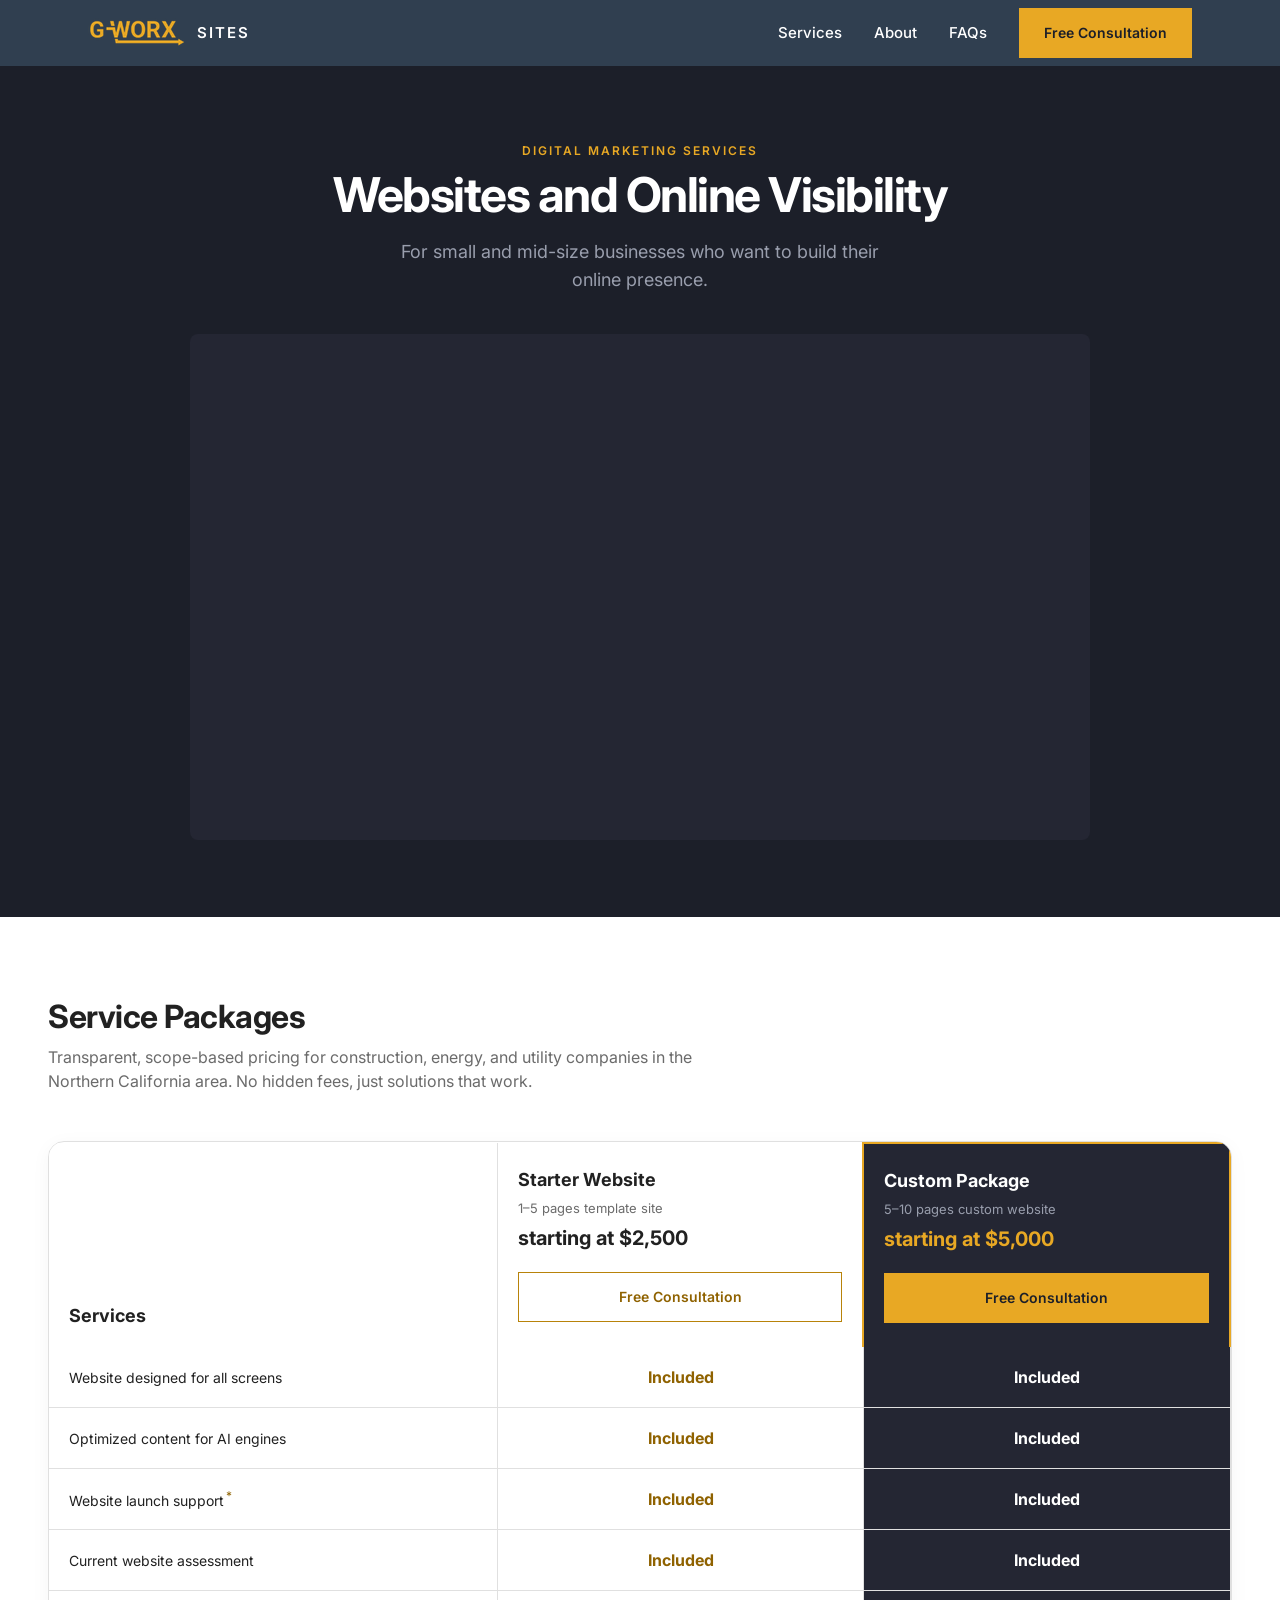
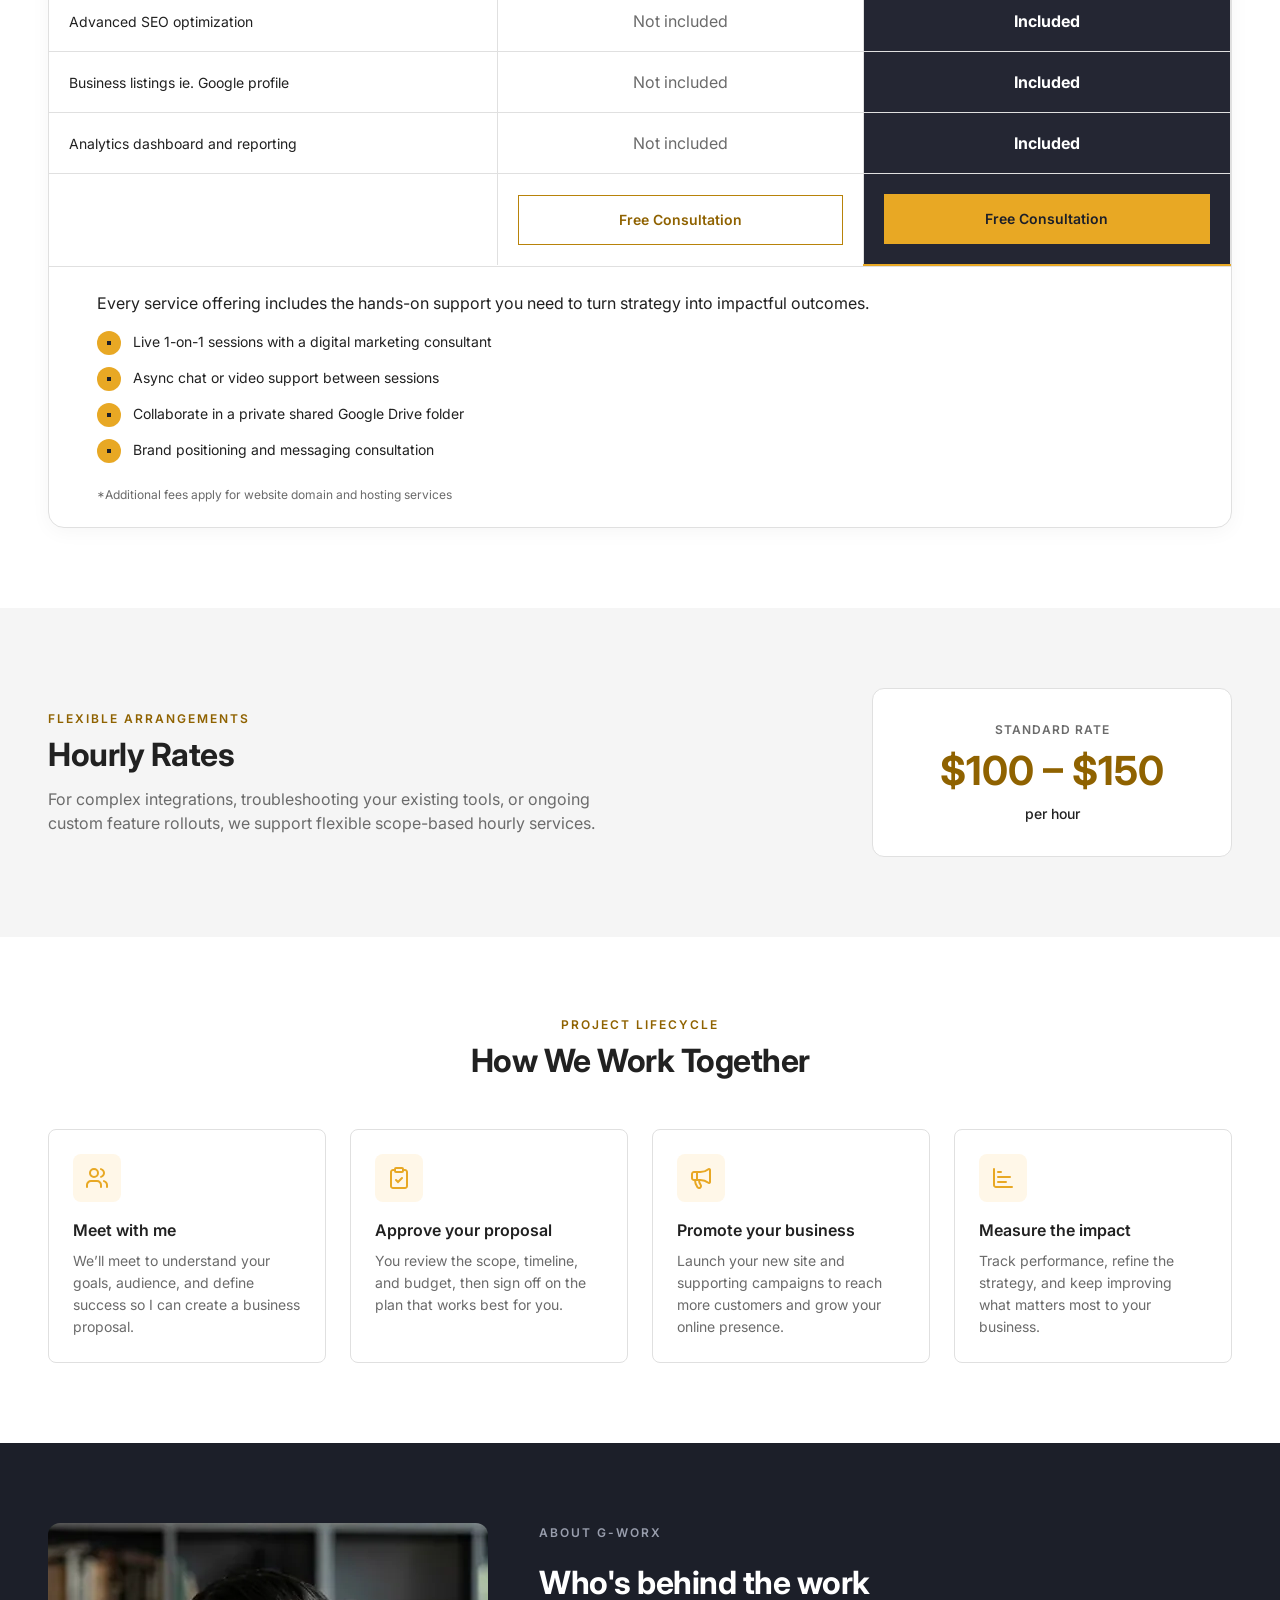
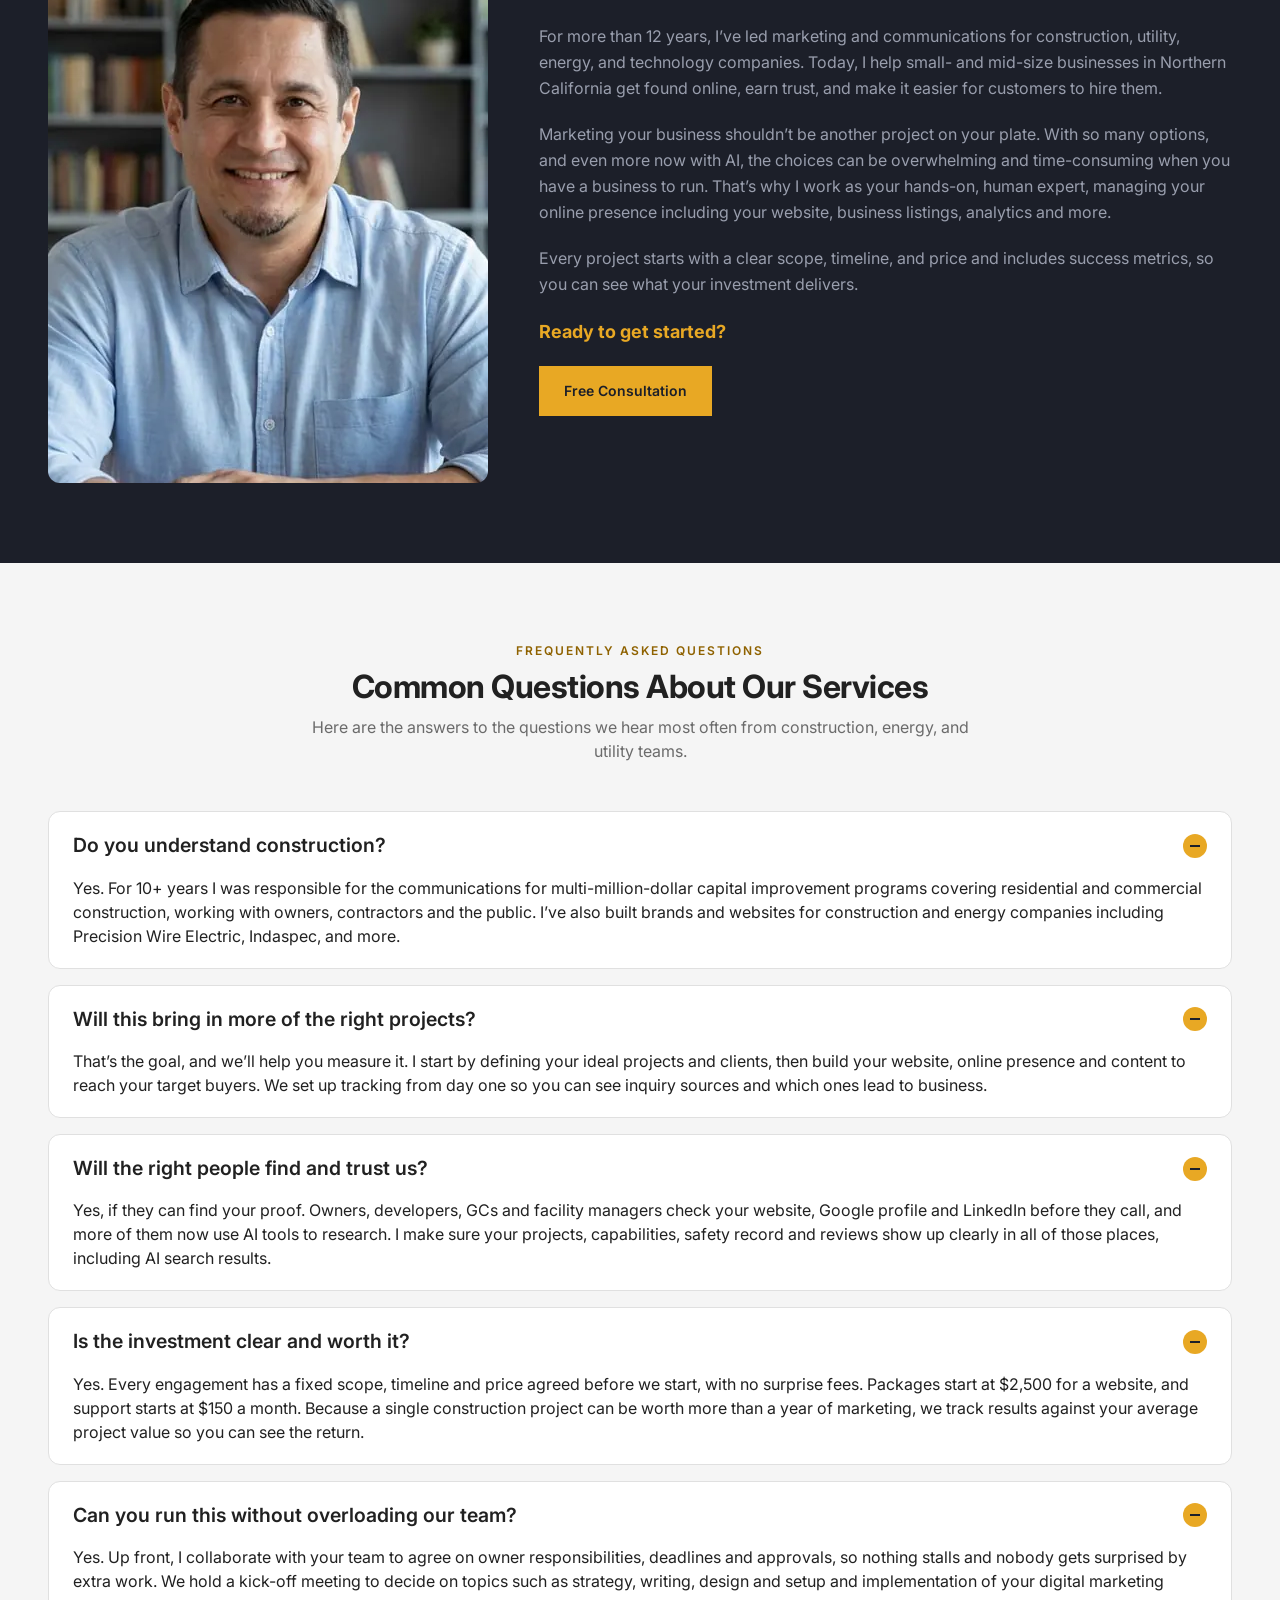
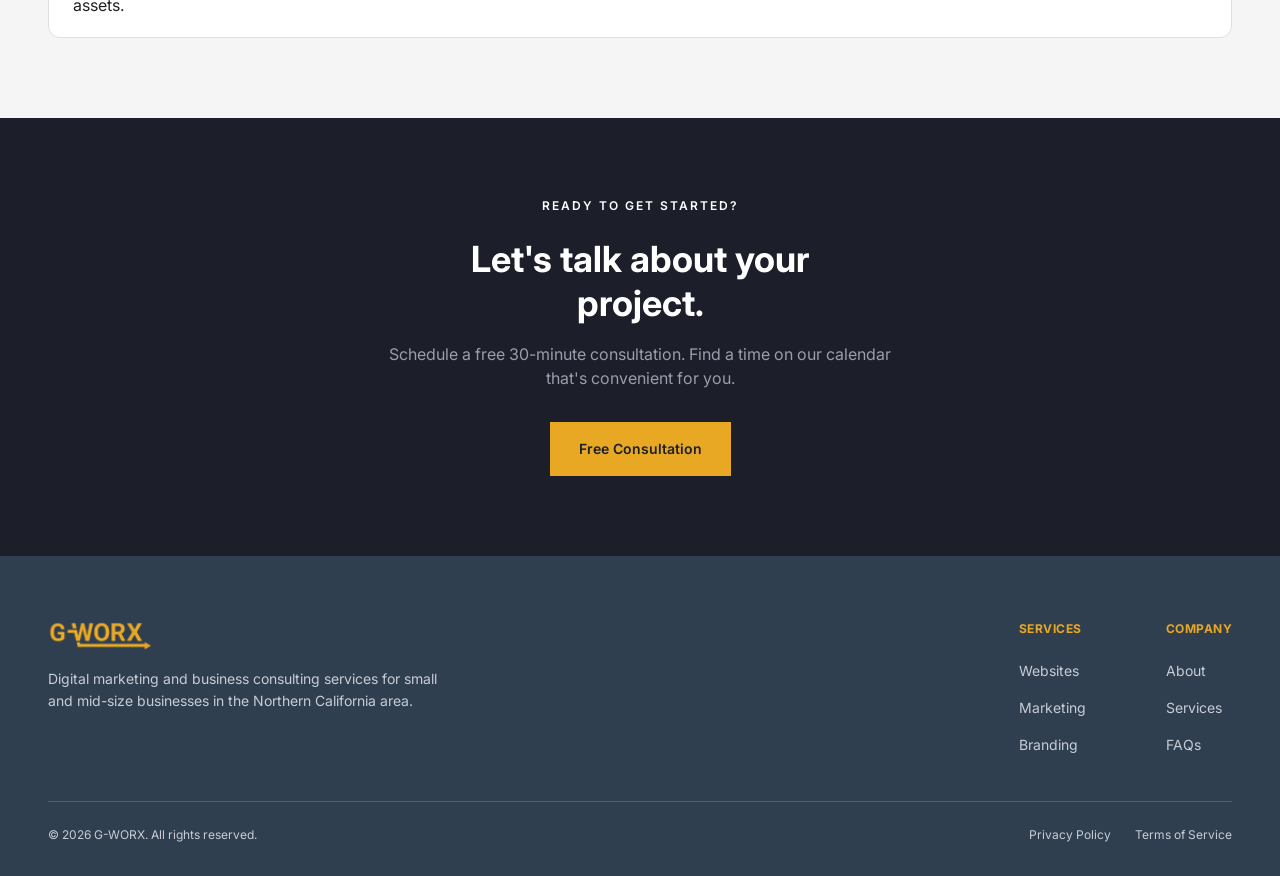
<file: index.html>
<!DOCTYPE html>
<html lang="en">
<head>
<!-- Google tag (gtag.js) via Google Tag Manager -->
<script async src="https://www.googletagmanager.com/gtm.js?id=GTM-PFH7GZPV"></script>
<script>
  window.dataLayer = window.dataLayer || [];
  function gtag(){dataLayer.push(arguments);}
  gtag('js', new Date());
</script>
<meta charset="utf-8">
<meta name="viewport" content="width=device-width, initial-scale=1">
<title>G-WORX Consulting | Websites &amp; Digital Marketing in NorCal</title>
<meta name="description" content="G-WORX Consulting builds websites and digital marketing for small and mid-size construction, energy and utility businesses in Northern California.">
<link rel="canonical" href="https://gworxconsulting.com/">
<meta name="theme-color" content="#303f50">

<meta property="og:type" content="website">
<meta property="og:site_name" content="G-WORX Consulting">
<meta property="og:title" content="G-WORX Consulting | Websites &amp; Digital Marketing in NorCal">
<meta property="og:description" content="Scope-based websites, branding and marketing for small and mid-size construction, energy and utility businesses in Northern California.">
<meta property="og:url" content="https://gworxconsulting.com/">
<meta property="og:image" content="https://gworxconsulting.com/assets/img/hero-video-poster-849.jpg">
<meta property="og:image:width" content="849">
<meta property="og:image:height" content="476">
<meta property="og:image:alt" content="G-WORX Consulting website and digital services overview video">
<meta name="twitter:card" content="summary_large_image">
<meta name="twitter:title" content="G-WORX Consulting | Websites &amp; Digital Marketing in NorCal">
<meta name="twitter:description" content="Scope-based websites, branding and marketing for small and mid-size construction, energy and utility businesses in Northern California.">
<meta name="twitter:image" content="https://gworxconsulting.com/assets/img/hero-video-poster-849.jpg">

<link rel="icon" href="assets/img/favicon-32.png" sizes="32x32" type="image/png">
<link rel="icon" href="assets/img/favicon-192.png" sizes="192x192" type="image/png">
<link rel="apple-touch-icon" href="assets/img/apple-touch-icon.png">
<link rel="preconnect" href="https://fonts.googleapis.com">
<link rel="preconnect" href="https://fonts.gstatic.com" crossorigin>
<link rel="preload" as="style" href="https://fonts.googleapis.com/css2?family=Inter:wght@400;500;600;700;900&amp;display=swap">
<link rel="stylesheet" href="https://fonts.googleapis.com/css2?family=Inter:wght@400;500;600;700;900&amp;display=swap" media="print" onload="this.media='all'">
<noscript><link rel="stylesheet" href="https://fonts.googleapis.com/css2?family=Inter:wght@400;500;600;700;900&amp;display=swap"></noscript>
<link rel="stylesheet" href="assets/css/styles.c5bb5da4ed.css">
<script>document.documentElement.classList.add('js');</script>
</head>
<body>

<a class="skip-link" href="#main">Skip to main content</a>

<header class="site-header" id="top">
  <div class="site-header__inner">
    <a class="brand" href="#top">
      <img class="brand__logo" src="assets/img/gworx-logo.png"
           srcset="assets/img/gworx-logo.png 1x, assets/img/gworx-logo@2x.png 2x"
           width="99" height="30" alt="G-WORX">
      <span class="brand__suffix">Sites</span>
    </a>

    <button class="nav-toggle" type="button" aria-expanded="false" aria-controls="primary-nav">
      <span class="nav-toggle__bars" aria-hidden="true"></span>
      <span class="nav-toggle__label">Menu</span>
    </button>

    <nav class="primary-nav" id="primary-nav" aria-label="Primary">
      <ul class="primary-nav__list">
        <li><a href="#services">Services</a></li>
        <li><a href="#about">About</a></li>
        <li><a href="#faqs">FAQs</a></li>
      </ul>
      <a class="btn btn--primary primary-nav__cta" href="https://calendar.app.google/PJpfv5bPjw1J3eek8" target="_blank" rel="noopener">Free Consultation<span class="visually-hidden"> (opens the booking calendar in a new tab)</span></a>
    </nav>
  </div>
</header>

<main id="main">

  <!-- Hero -->
  <section class="hero" id="hero" aria-labelledby="hero-title">
    <div class="shell hero__inner">
      <p class="eyebrow eyebrow--on-dark">Digital marketing services</p>
      <h1 class="hero__title" id="hero-title">Websites and Online Visibility</h1>
      <p class="hero__lede">For small and mid-size businesses who want to build their online presence.</p>

      <div class="media">
        <iframe
          src="https://www.youtube-nocookie.com/embed/DfGLLdW6ksg?rel=0&amp;cc_load_policy=1"
          title="G-WORX Digital Marketing Services"
          allow="accelerometer; autoplay; clipboard-write; encrypted-media; gyroscope; picture-in-picture"
          allowfullscreen></iframe>
      </div>
    </div>
  </section>

  <!-- Service packages -->
  <section class="section" id="services" aria-labelledby="services-title">
    <div class="shell">
      <header class="section__intro">
        <h2 class="section__title" id="services-title">Service Packages</h2>
        <p class="section__lede">Transparent, scope-based pricing for construction, energy, and utility companies in the Northern California area. No hidden fees, just solutions that work.</p>
      </header>

      <div class="pricing">
        <p class="pricing__hint" id="pricing-hint">Scroll the table sideways to compare both packages.</p>
        <div class="pricing__scroller" role="region" aria-label="Service package comparison" aria-describedby="pricing-hint" tabindex="0">
          <table class="pricing__table">
            <caption class="visually-hidden">What is included in the Starter Website and Custom Package offerings</caption>
            <thead>
              <tr>
                <th scope="col" class="pricing__rowhead pricing__corner">Services</th>
                <th scope="col" class="pricing__pkg">
                  <span class="pkg__name">Starter Website</span>
                  <span class="pkg__scope">1–5 pages template site</span>
                  <span class="pkg__price">starting at $2,500</span>
                  <a class="btn btn--outline" href="https://calendar.app.google/PJpfv5bPjw1J3eek8" target="_blank" rel="noopener">Free Consultation<span class="visually-hidden"> about the Starter Website package (opens the booking calendar in a new tab)</span></a>
                </th>
                <th scope="col" class="pricing__pkg pricing__pkg--featured">
                  <span class="pkg__name">Custom Package</span>
                  <span class="pkg__scope">5–10 pages custom website</span>
                  <span class="pkg__price">starting at $5,000</span>
                  <a class="btn btn--primary" href="https://calendar.app.google/PJpfv5bPjw1J3eek8" target="_blank" rel="noopener">Free Consultation<span class="visually-hidden"> about the Custom Package (opens the booking calendar in a new tab)</span></a>
                </th>
              </tr>
            </thead>
            <tbody>
              <tr>
                <th scope="row" class="pricing__rowhead">Website designed for all screens</th>
                <td class="is-included">Included</td>
                <td class="is-included pricing__cell--featured">Included</td>
              </tr>
              <tr>
                <th scope="row" class="pricing__rowhead">Optimized content for AI engines</th>
                <td class="is-included">Included</td>
                <td class="is-included pricing__cell--featured">Included</td>
              </tr>
              <tr>
                <th scope="row" class="pricing__rowhead">Website launch support<a class="footnote-ref" href="#pricing-footnote" aria-label="See footnote about website launch support">*</a></th>
                <td class="is-included">Included</td>
                <td class="is-included pricing__cell--featured">Included</td>
              </tr>
              <tr>
                <th scope="row" class="pricing__rowhead">Current website assessment</th>
                <td class="is-included">Included</td>
                <td class="is-included pricing__cell--featured">Included</td>
              </tr>
              <tr>
                <th scope="row" class="pricing__rowhead">Advanced SEO optimization</th>
                <td class="is-excluded">Not included</td>
                <td class="is-included pricing__cell--featured">Included</td>
              </tr>
              <tr>
                <th scope="row" class="pricing__rowhead">Business listings ie. Google profile</th>
                <td class="is-excluded">Not included</td>
                <td class="is-included pricing__cell--featured">Included</td>
              </tr>
              <tr>
                <th scope="row" class="pricing__rowhead">Analytics dashboard and reporting</th>
                <td class="is-excluded">Not included</td>
                <td class="is-included pricing__cell--featured">Included</td>
              </tr>
            </tbody>
            <tfoot>
              <tr>
                <td class="pricing__rowhead pricing__corner"></td>
                <td>
                  <a class="btn btn--outline btn--block" href="https://calendar.app.google/PJpfv5bPjw1J3eek8" target="_blank" rel="noopener">Free Consultation<span class="visually-hidden"> about the Starter Website package (opens the booking calendar in a new tab)</span></a>
                </td>
                <td class="pricing__cell--featured pricing__cell--featured-last">
                  <a class="btn btn--primary btn--block" href="https://calendar.app.google/PJpfv5bPjw1J3eek8" target="_blank" rel="noopener">Free Consultation<span class="visually-hidden"> about the Custom Package (opens the booking calendar in a new tab)</span></a>
                </td>
              </tr>
            </tfoot>
          </table>
        </div>

        <div class="support">
          <p class="support__lede">Every service offering includes the hands-on support you need to turn strategy into impactful outcomes.</p>
          <ul class="support__list">
            <li>Live 1-on-1 sessions with a digital marketing consultant</li>
            <li>Async chat or video support between sessions</li>
            <li>Collaborate in a private shared Google Drive folder</li>
            <li>Brand positioning and messaging consultation</li>
          </ul>
        </div>

        <p class="pricing__footnote" id="pricing-footnote">*Additional fees apply for website domain and hosting services</p>
      </div>
    </div>
  </section>

  <!-- Hourly rates -->
  <section class="section section--muted" id="rates" aria-labelledby="rates-title">
    <div class="shell rates">
      <div class="rates__copy">
        <p class="eyebrow">Flexible arrangements</p>
        <h2 class="section__title" id="rates-title">Hourly Rates</h2>
        <p class="section__lede">For complex integrations, troubleshooting your existing tools, or ongoing custom feature rollouts, we support flexible scope-based hourly services.</p>
      </div>
      <div class="rates__card">
        <p class="rates__label">Standard rate</p>
        <p class="rates__amount">$100 – $150</p>
        <p class="rates__unit">per hour</p>
      </div>
    </div>
  </section>

  <!-- Process -->
  <section class="section" id="howwework" aria-labelledby="process-title">
    <div class="shell">
      <header class="section__intro section__intro--center">
        <p class="eyebrow">Project lifecycle</p>
        <h2 class="section__title" id="process-title">How We Work Together</h2>
      </header>

      <ol class="steps">
        <li class="step">
          <span class="step__badge"><img src="assets/icons/users.svg" width="24" height="24" alt="" aria-hidden="true"></span>
          <h3 class="step__title">Meet with me</h3>
          <p class="step__body">We’ll meet to understand your goals, audience, and define success so I can create a business proposal.</p>
        </li>
        <li class="step">
          <span class="step__badge"><img src="assets/icons/clipboard-check.svg" width="24" height="24" alt="" aria-hidden="true" loading="lazy"></span>
          <h3 class="step__title">Approve your proposal</h3>
          <p class="step__body">You review the scope, timeline, and budget, then sign off on the plan that works best for you.</p>
        </li>
        <li class="step">
          <span class="step__badge"><img src="assets/icons/megaphone.svg" width="24" height="24" alt="" aria-hidden="true" loading="lazy"></span>
          <h3 class="step__title">Promote your business</h3>
          <p class="step__body">Launch your new site and supporting campaigns to reach more customers and grow your online presence.</p>
        </li>
        <li class="step">
          <span class="step__badge"><img src="assets/icons/chart-bar.svg" width="24" height="24" alt="" aria-hidden="true" loading="lazy"></span>
          <h3 class="step__title">Measure the impact</h3>
          <p class="step__body">Track performance, refine the strategy, and keep improving what matters most to your business.</p>
        </li>
      </ol>
    </div>
  </section>

  <!-- About -->
  <section class="section section--dark" id="about" aria-labelledby="about-title">
    <div class="shell about">
      <picture>
        <source type="image/webp" sizes="(min-width: 900px) 440px, 100vw"
                srcset="assets/img/about-portrait-440.webp 440w, assets/img/about-portrait-476.webp 476w">
        <img class="about__portrait"
             src="assets/img/about-portrait-476.jpg"
             sizes="(min-width: 900px) 440px, 100vw"
             srcset="assets/img/about-portrait-440.jpg 440w, assets/img/about-portrait-476.jpg 476w"
             width="476" height="684" loading="lazy" decoding="async"
             alt="Portrait of the G-WORX Consulting marketing consultant">
      </picture>
      <div class="about__copy">
        <p class="eyebrow eyebrow--on-dark">About G-WORX</p>
        <h2 class="section__title section__title--on-dark" id="about-title">Who's behind the work</h2>
        <p>For more than 12 years, I’ve led marketing and communications for construction, utility, energy, and technology companies. Today, I help small- and mid-size businesses in Northern California get found online, earn trust, and make it easier for customers to hire them.</p>
        <p>Marketing your business shouldn’t be another project on your plate. With so many options, and even more now with AI, the choices can be overwhelming and time-consuming when you have a business to run. That’s why I work as your hands-on, human expert, managing your online presence including your website, business listings, analytics and more.</p>
        <p>Every project starts with a clear scope, timeline, and price and includes success metrics, so you can see what your investment delivers.</p>
        <p class="about__kicker">Ready to get started?</p>
        <a class="btn btn--primary" href="https://calendar.app.google/PJpfv5bPjw1J3eek8" target="_blank" rel="noopener">Free Consultation<span class="visually-hidden"> (opens the booking calendar in a new tab)</span></a>
      </div>
    </div>
  </section>

  <!-- FAQs -->
  <section class="section section--muted" id="faqs" aria-labelledby="faqs-title">
    <div class="shell">
      <header class="section__intro section__intro--center">
        <p class="eyebrow">Frequently asked questions</p>
        <h2 class="section__title" id="faqs-title">Common Questions About Our Services</h2>
        <p class="section__lede">Here are the answers to the questions we hear most often from construction, energy, and utility teams.</p>
      </header>

      <div class="faqs">
        <details class="faq" open>
          <summary class="faq__q"><h3>Do you understand construction?</h3></summary>
          <p class="faq__a">Yes. For 10+ years I was responsible for the communications for multi-million-dollar capital improvement programs covering residential and commercial construction, working with owners, contractors and the public. I’ve also built brands and websites for construction and energy companies including Precision Wire Electric, Indaspec, and more.</p>
        </details>
        <details class="faq" open>
          <summary class="faq__q"><h3>Will this bring in more of the right projects?</h3></summary>
          <p class="faq__a">That’s the goal, and we’ll help you measure it. I start by defining your ideal projects and clients, then build your website, online presence and content to reach your target buyers. We set up tracking from day one so you can see inquiry sources and which ones lead to business.</p>
        </details>
        <details class="faq" open>
          <summary class="faq__q"><h3>Will the right people find and trust us?</h3></summary>
          <p class="faq__a">Yes, if they can find your proof. Owners, developers, GCs and facility managers check your website, Google profile and LinkedIn before they call, and more of them now use AI tools to research. I make sure your projects, capabilities, safety record and reviews show up clearly in all of those places, including AI search results.</p>
        </details>
        <details class="faq" open>
          <summary class="faq__q"><h3>Is the investment clear and worth it?</h3></summary>
          <p class="faq__a">Yes. Every engagement has a fixed scope, timeline and price agreed before we start, with no surprise fees. Packages start at $2,500 for a website, and support starts at $150 a month. Because a single construction project can be worth more than a year of marketing, we track results against your average project value so you can see the return.</p>
        </details>
        <details class="faq" open>
          <summary class="faq__q"><h3>Can you run this without overloading our team?</h3></summary>
          <p class="faq__a">Yes. Up front, I collaborate with your team to agree on owner responsibilities, deadlines and approvals, so nothing stalls and nobody gets surprised by extra work. We hold a kick-off meeting to decide on topics such as strategy, writing, design and setup and implementation of your digital marketing assets.</p>
        </details>
      </div>
    </div>
  </section>

  <!-- Contact / CTA -->
  <section class="section section--dark cta" id="contact" aria-labelledby="contact-title">
    <div class="shell cta__inner">
      <p class="eyebrow eyebrow--on-dark eyebrow--plain">Ready to get started?</p>
      <h2 class="cta__title" id="contact-title">Let's talk about your project.</h2>
      <p class="cta__lede">Schedule a free 30-minute consultation. Find a time on our calendar that's convenient for you.</p>
      <a class="btn btn--primary btn--lg" href="https://calendar.app.google/PJpfv5bPjw1J3eek8" target="_blank" rel="noopener">Free Consultation<span class="visually-hidden"> (opens the booking calendar in a new tab)</span></a>
    </div>
  </section>

</main>

<footer class="site-footer">
  <h2 class="visually-hidden">Site footer</h2>
  <div class="shell site-footer__inner">
    <div class="site-footer__brand">
      <img class="brand__logo brand__logo--footer" src="assets/img/gworx-logo.png"
           srcset="assets/img/gworx-logo.png 1x, assets/img/gworx-logo@2x.png 2x"
           width="99" height="30" alt="G-WORX">
      <p class="site-footer__blurb">Digital marketing and business consulting services for small and mid-size businesses in the Northern California area.</p>
    </div>
    <nav class="site-footer__nav" aria-label="Footer">
      <div>
        <h3 class="site-footer__heading">Services</h3>
        <ul>
          <li><a href="#services">Websites</a></li>
          <li><a href="#services">Marketing</a></li>
          <li><a href="#services">Branding</a></li>
        </ul>
      </div>
      <div>
        <h3 class="site-footer__heading">Company</h3>
        <ul>
          <li><a href="#about">About</a></li>
          <li><a href="#services">Services</a></li>
          <li><a href="#faqs">FAQs</a></li>
        </ul>
      </div>
    </nav>
  </div>
  <div class="shell site-footer__legal">
    <p>© 2026 G-WORX. All rights reserved.</p>
    <ul class="site-footer__legal-links">
      <li><a href="privacy.html">Privacy Policy</a></li>
      <li><a href="terms.html">Terms of Service</a></li>
    </ul>
  </div>
</footer>

<!-- Rendered hidden; main.js unhides it, so it is never a dead control
     without JavaScript, and reveals it past the Service Packages section. -->
<button id="backToTop" class="back-to-top" type="button" aria-label="Back to top" hidden>
  <svg width="18" height="18" viewBox="0 0 24 24" fill="none" stroke="currentColor" stroke-width="2.5" stroke-linecap="square" aria-hidden="true" focusable="false"><path d="M12 19V5M5 12l7-7 7 7"></path></svg>
</button>

<script src="assets/js/main.8dc199c03c.js" defer></script>

<script type="application/ld+json">
{
  "@context": "https://schema.org",
  "@graph": [
    {
      "@type": "WebSite",
      "@id": "https://gworxconsulting.com/#website",
      "url": "https://gworxconsulting.com/",
      "name": "G-WORX Consulting",
      "publisher": { "@id": "https://gworxconsulting.com/#organization" },
      "inLanguage": "en-US"
    },
    {
      "@type": "ProfessionalService",
      "@id": "https://gworxconsulting.com/#organization",
      "name": "G-WORX Consulting",
      "url": "https://gworxconsulting.com/",
      "description": "Digital marketing and business consulting services for small and mid-size businesses in the Northern California area.",
      "image": "https://gworxconsulting.com/assets/img/hero-video-poster-849.jpg",
      "areaServed": {
        "@type": "AdministrativeArea",
        "name": "Northern California"
      },
      "potentialAction": {
        "@type": "ReserveAction",
        "name": "Schedule a free 30-minute consultation",
        "target": {
          "@type": "EntryPoint",
          "urlTemplate": "https://calendar.app.google/PJpfv5bPjw1J3eek8"
        }
      },
      "knowsAbout": [
        "Website design and development",
        "Search engine optimization",
        "Answer engine optimization",
        "Brand positioning and messaging",
        "Business listings management",
        "Web analytics and reporting"
      ],
      "makesOffer": [
        {
          "@type": "Offer",
          "name": "Starter Website",
          "description": "1–5 pages template site, responsive design, content optimized for AI engines, launch support and a current website assessment.",
          "priceSpecification": {
            "@type": "PriceSpecification",
            "price": "2500",
            "priceCurrency": "USD",
            "minPrice": "2500",
            "valueAddedTaxIncluded": false
          }
        },
        {
          "@type": "Offer",
          "name": "Custom Package",
          "description": "5–10 pages custom website with advanced SEO optimization, business listings such as a Google profile, and an analytics dashboard with reporting.",
          "priceSpecification": {
            "@type": "PriceSpecification",
            "price": "5000",
            "priceCurrency": "USD",
            "minPrice": "5000",
            "valueAddedTaxIncluded": false
          }
        },
        {
          "@type": "Offer",
          "name": "Hourly consulting",
          "description": "Flexible scope-based hourly services for complex integrations, troubleshooting existing tools, or ongoing custom feature rollouts.",
          "priceSpecification": {
            "@type": "UnitPriceSpecification",
            "minPrice": "100",
            "maxPrice": "150",
            "priceCurrency": "USD",
            "unitText": "hour"
          }
        }
      ]
    },
    {
      "@type": "WebPage",
      "@id": "https://gworxconsulting.com/#webpage",
      "url": "https://gworxconsulting.com/",
      "name": "G-WORX Consulting | Websites & Digital Marketing in NorCal",
      "description": "G-WORX Consulting builds websites and digital marketing for small and mid-size construction, energy and utility businesses in Northern California.",
      "isPartOf": { "@id": "https://gworxconsulting.com/#website" },
      "about": { "@id": "https://gworxconsulting.com/#organization" },
      "inLanguage": "en-US"
    },
    {
      "@type": "FAQPage",
      "@id": "https://gworxconsulting.com/#faq",
      "isPartOf": { "@id": "https://gworxconsulting.com/#webpage" },
      "mainEntity": [
        {
          "@type": "Question",
          "name": "Do you understand construction?",
          "acceptedAnswer": {
            "@type": "Answer",
            "text": "Yes. For 10+ years I was responsible for the communications for multi-million-dollar capital improvement programs covering residential and commercial construction, working with owners, contractors and the public. I’ve also built brands and websites for construction and energy companies including Precision Wire Electric, Indaspec, and more."
          }
        },
        {
          "@type": "Question",
          "name": "Will this bring in more of the right projects?",
          "acceptedAnswer": {
            "@type": "Answer",
            "text": "That’s the goal, and we’ll help you measure it. I start by defining your ideal projects and clients, then build your website, online presence and content to reach your target buyers. We set up tracking from day one so you can see inquiry sources and which ones lead to business."
          }
        },
        {
          "@type": "Question",
          "name": "Will the right people find and trust us?",
          "acceptedAnswer": {
            "@type": "Answer",
            "text": "Yes, if they can find your proof. Owners, developers, GCs and facility managers check your website, Google profile and LinkedIn before they call, and more of them now use AI tools to research. I make sure your projects, capabilities, safety record and reviews show up clearly in all of those places, including AI search results."
          }
        },
        {
          "@type": "Question",
          "name": "Is the investment clear and worth it?",
          "acceptedAnswer": {
            "@type": "Answer",
            "text": "Yes. Every engagement has a fixed scope, timeline and price agreed before we start, with no surprise fees. Packages start at $2,500 for a website, and support starts at $150 a month. Because a single construction project can be worth more than a year of marketing, we track results against your average project value so you can see the return."
          }
        },
        {
          "@type": "Question",
          "name": "Can you run this without overloading our team?",
          "acceptedAnswer": {
            "@type": "Answer",
            "text": "Yes. Up front, I collaborate with your team to agree on owner responsibilities, deadlines and approvals, so nothing stalls and nobody gets surprised by extra work. We hold a kick-off meeting to decide on topics such as strategy, writing, design and setup and implementation of your digital marketing assets."
          }
        }
      ]
    }
  ]
}
</script>

</body>
</html>
</file>
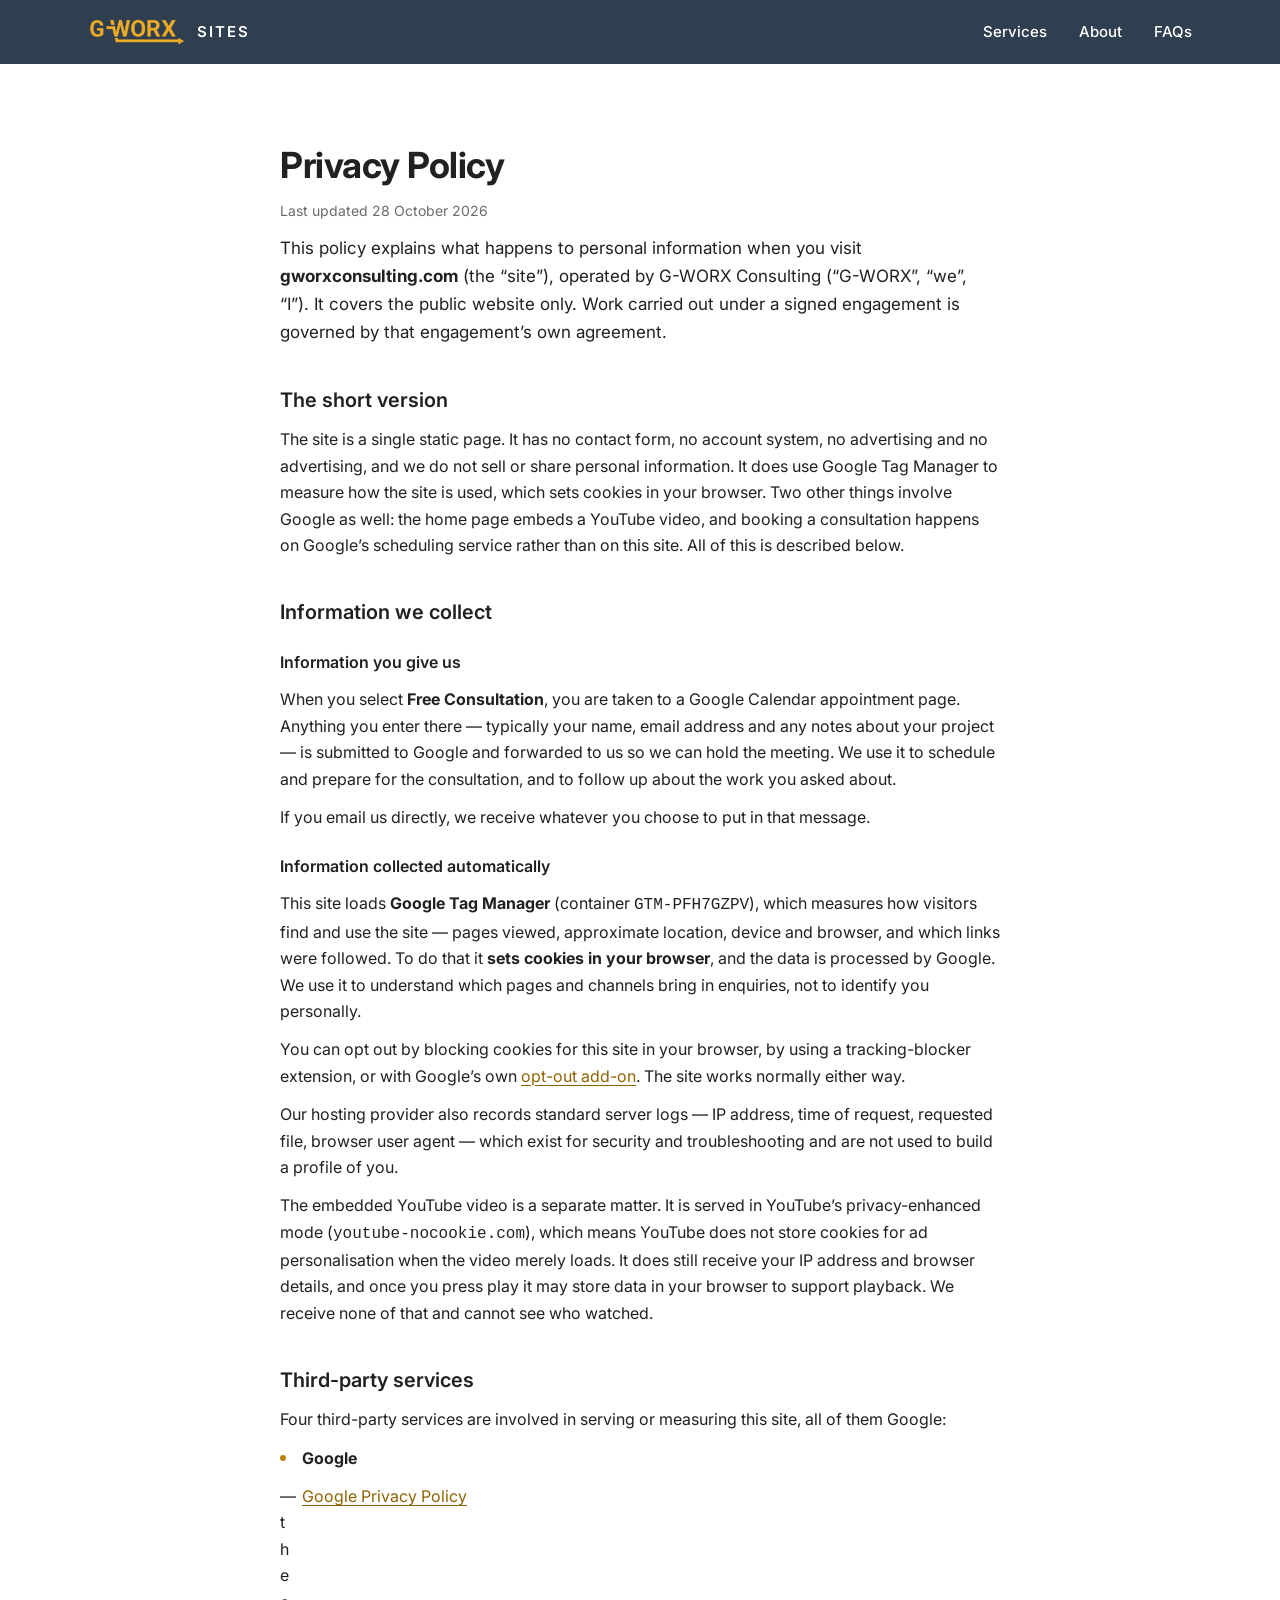
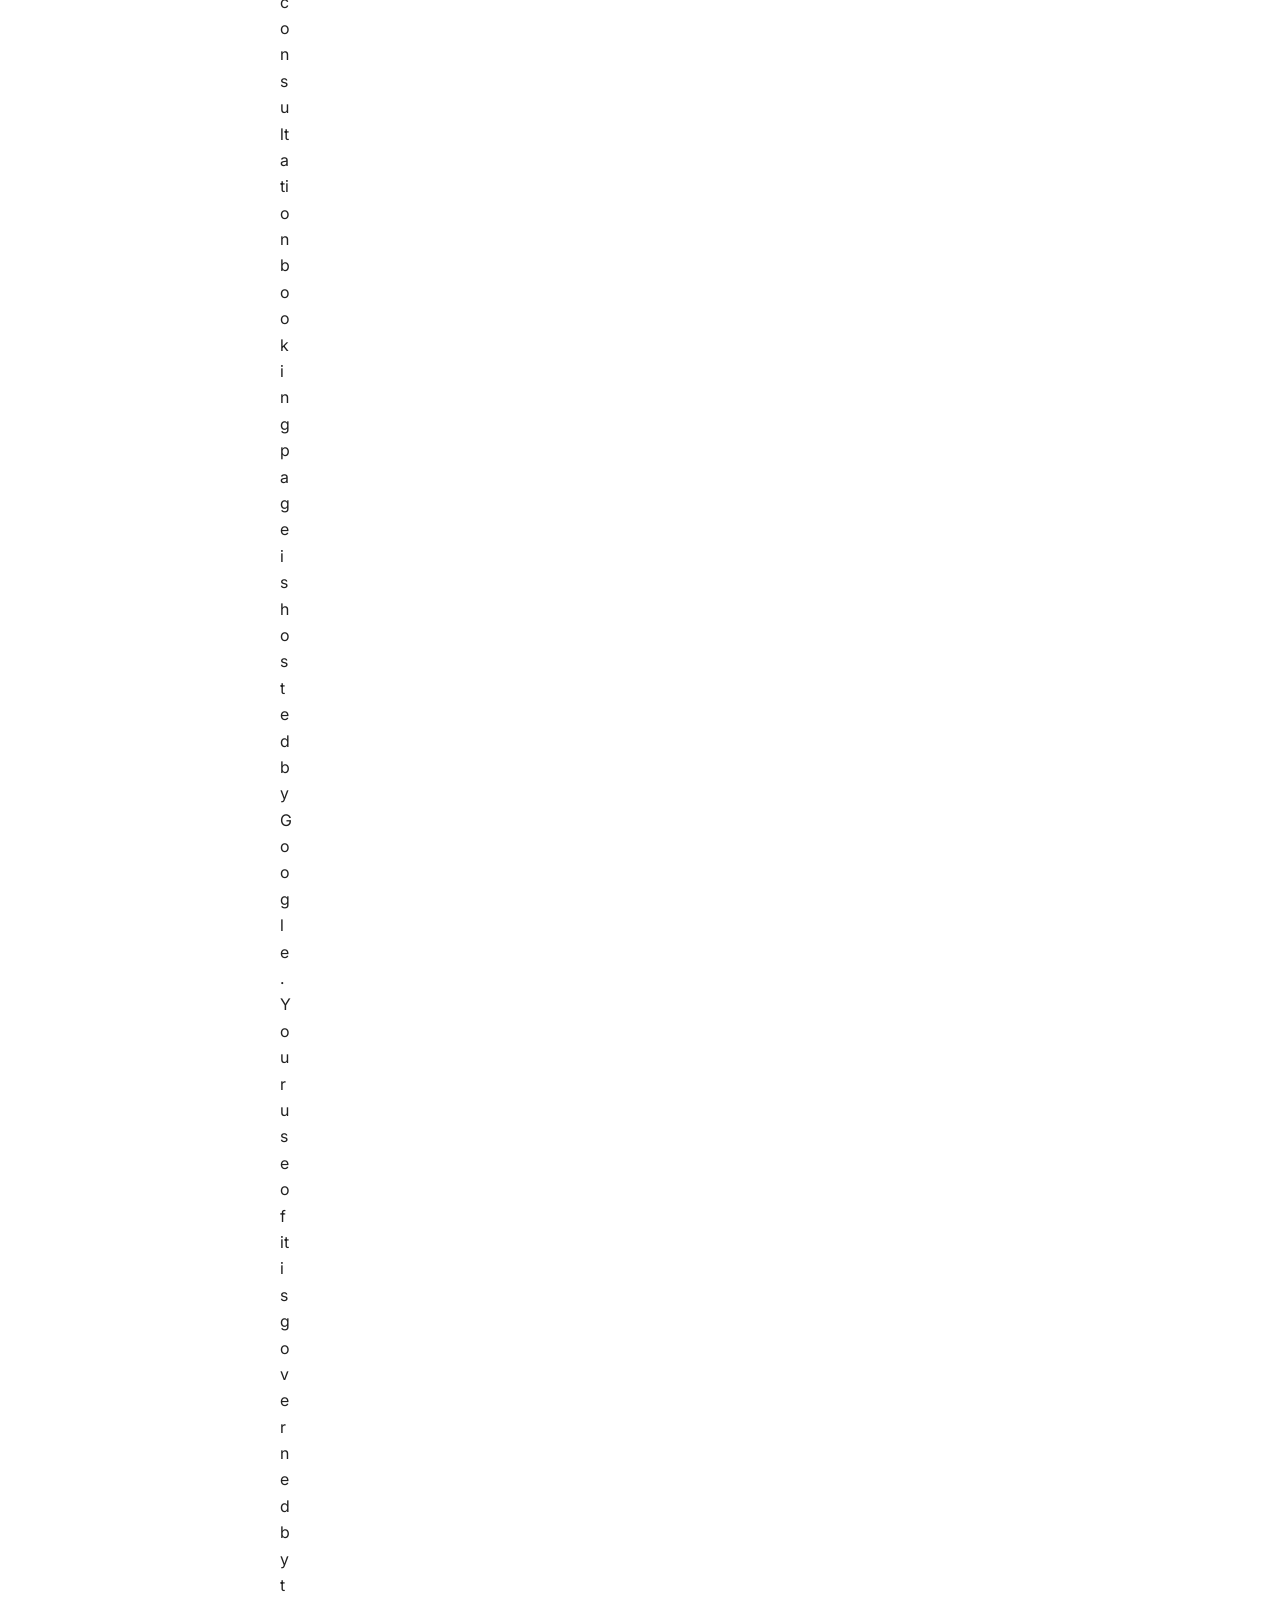
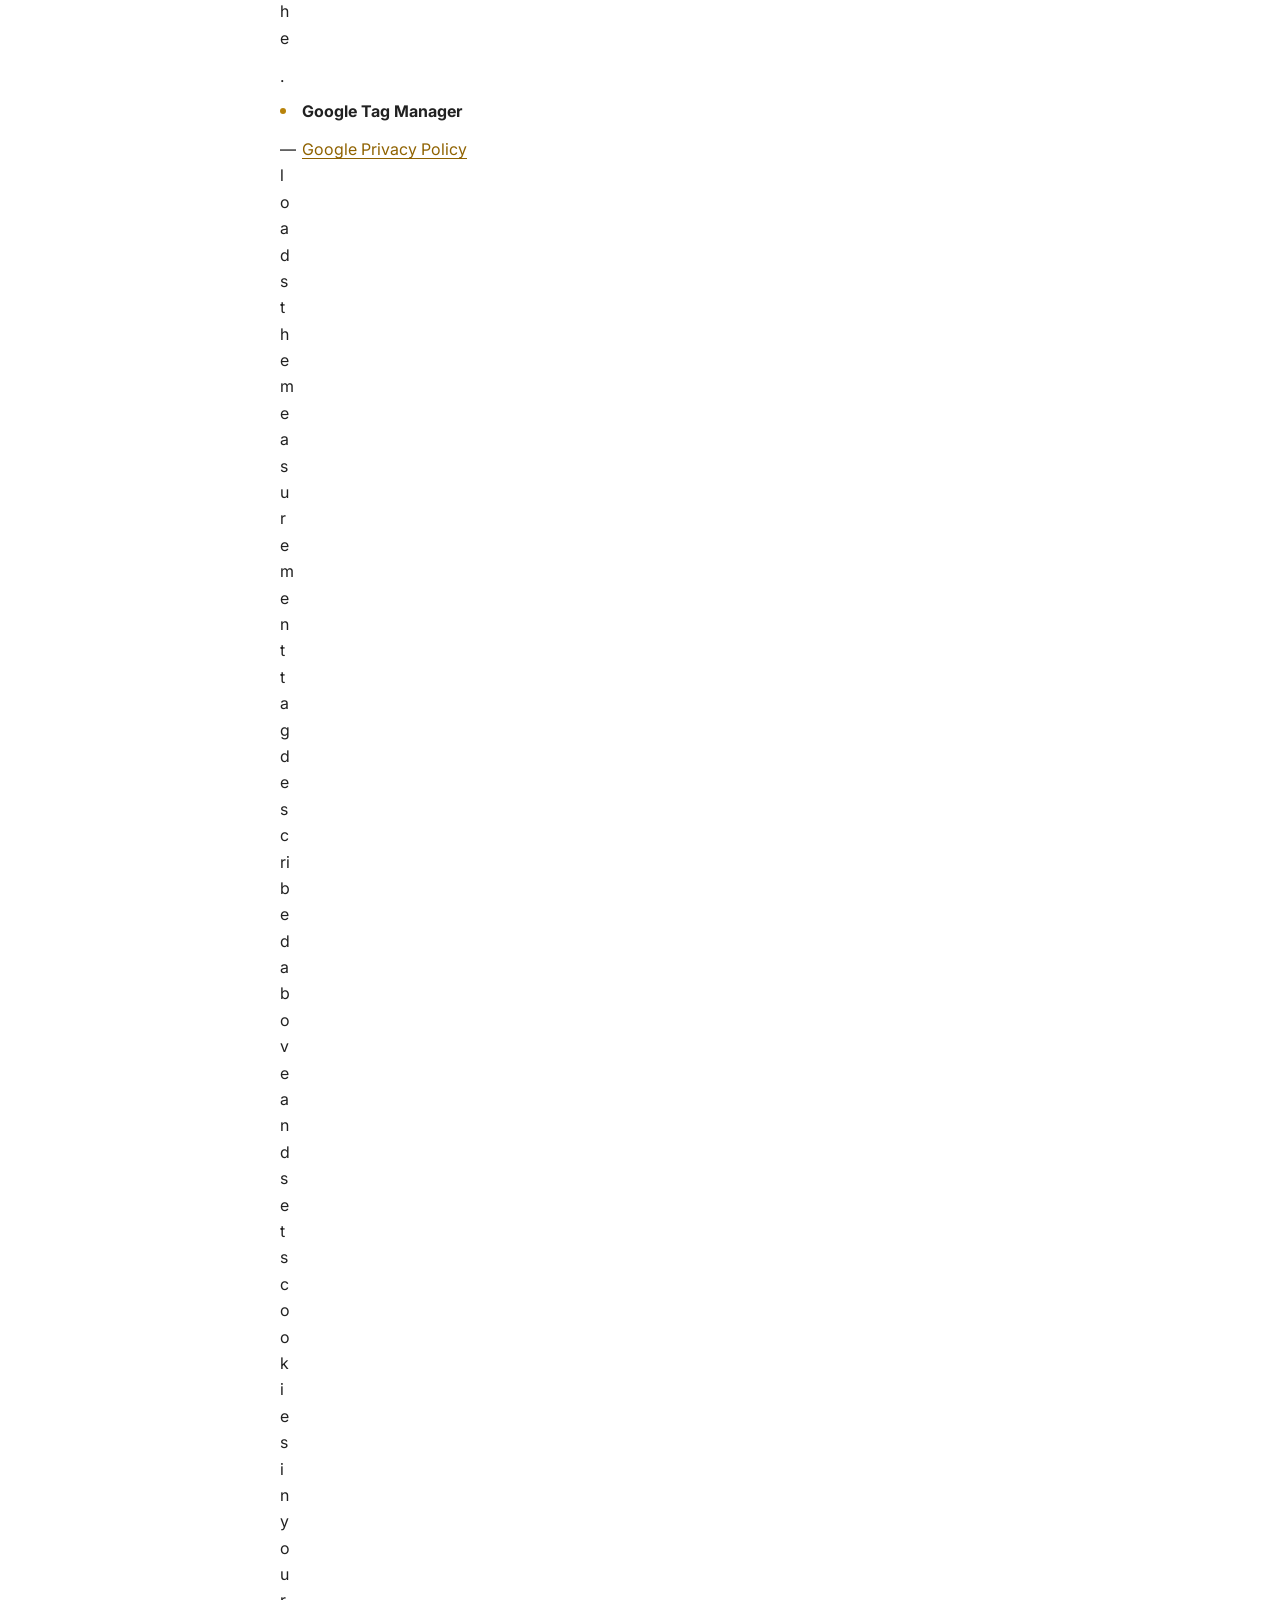
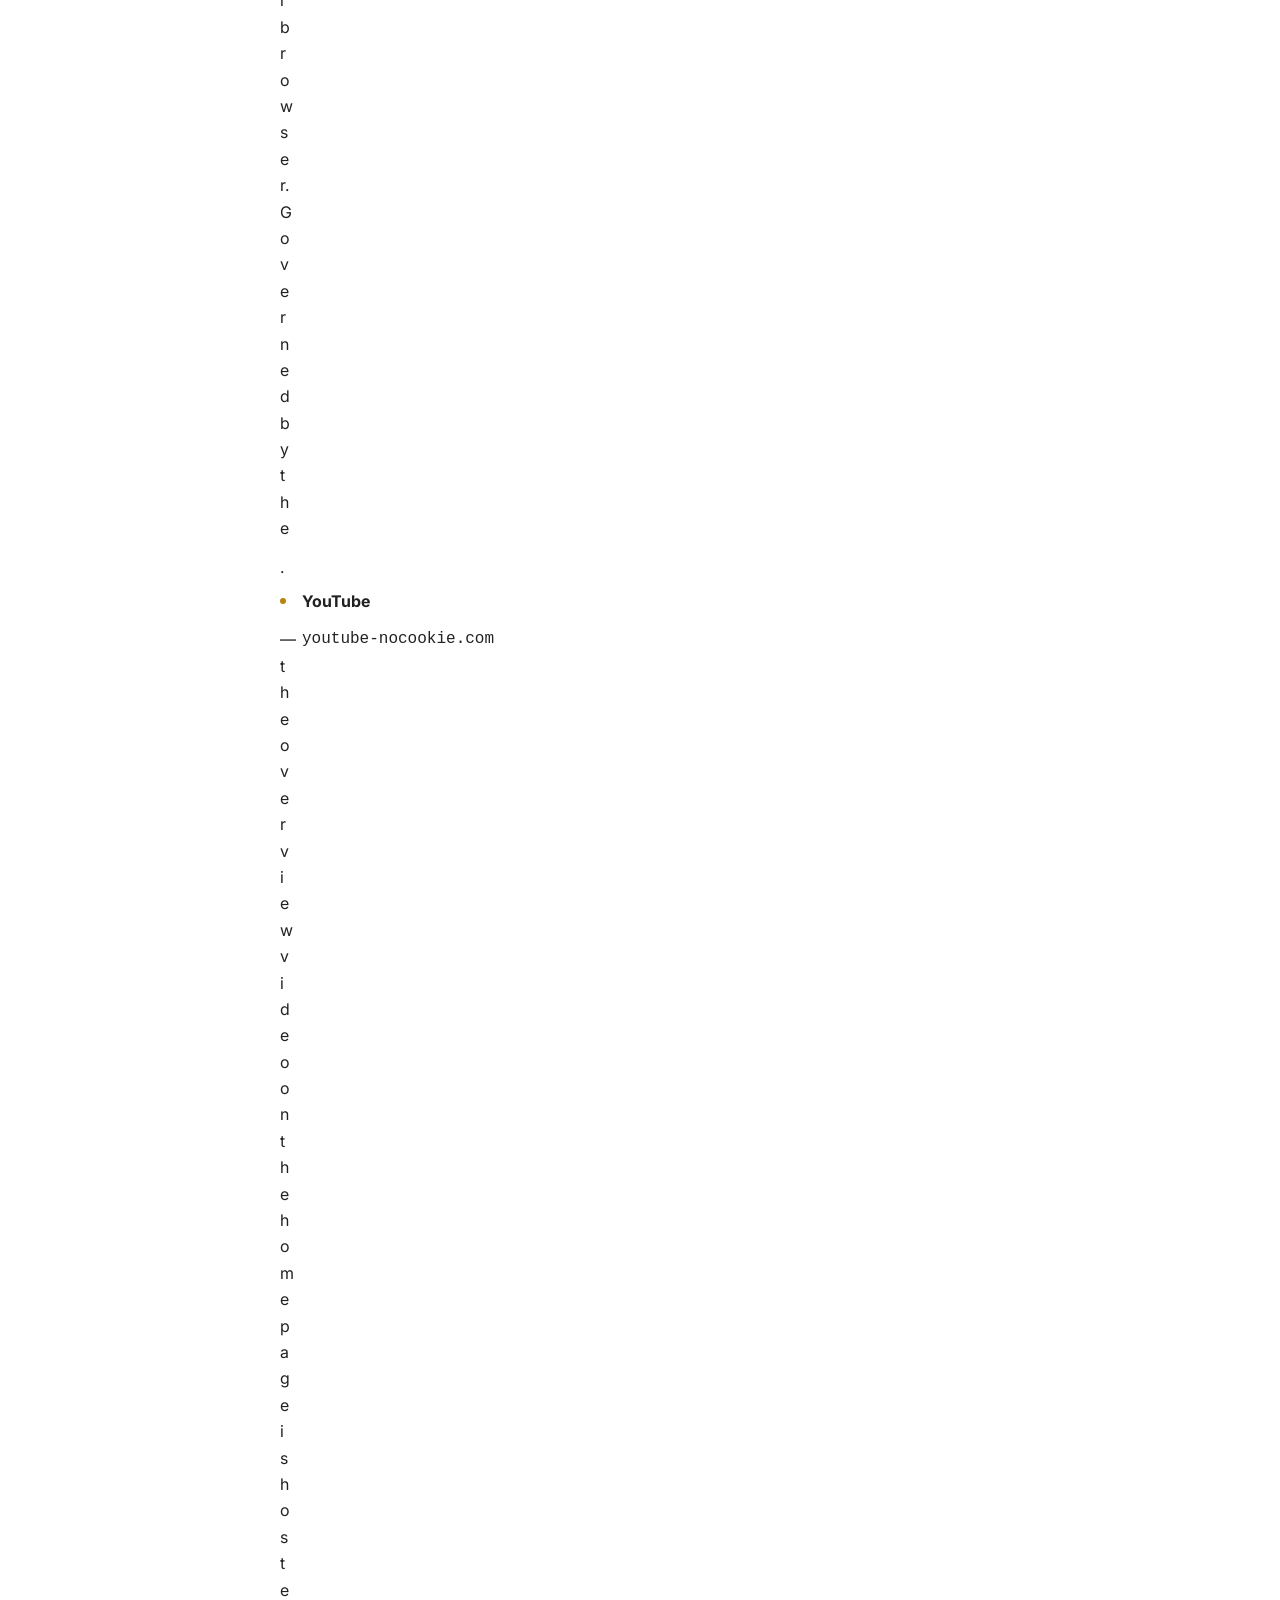
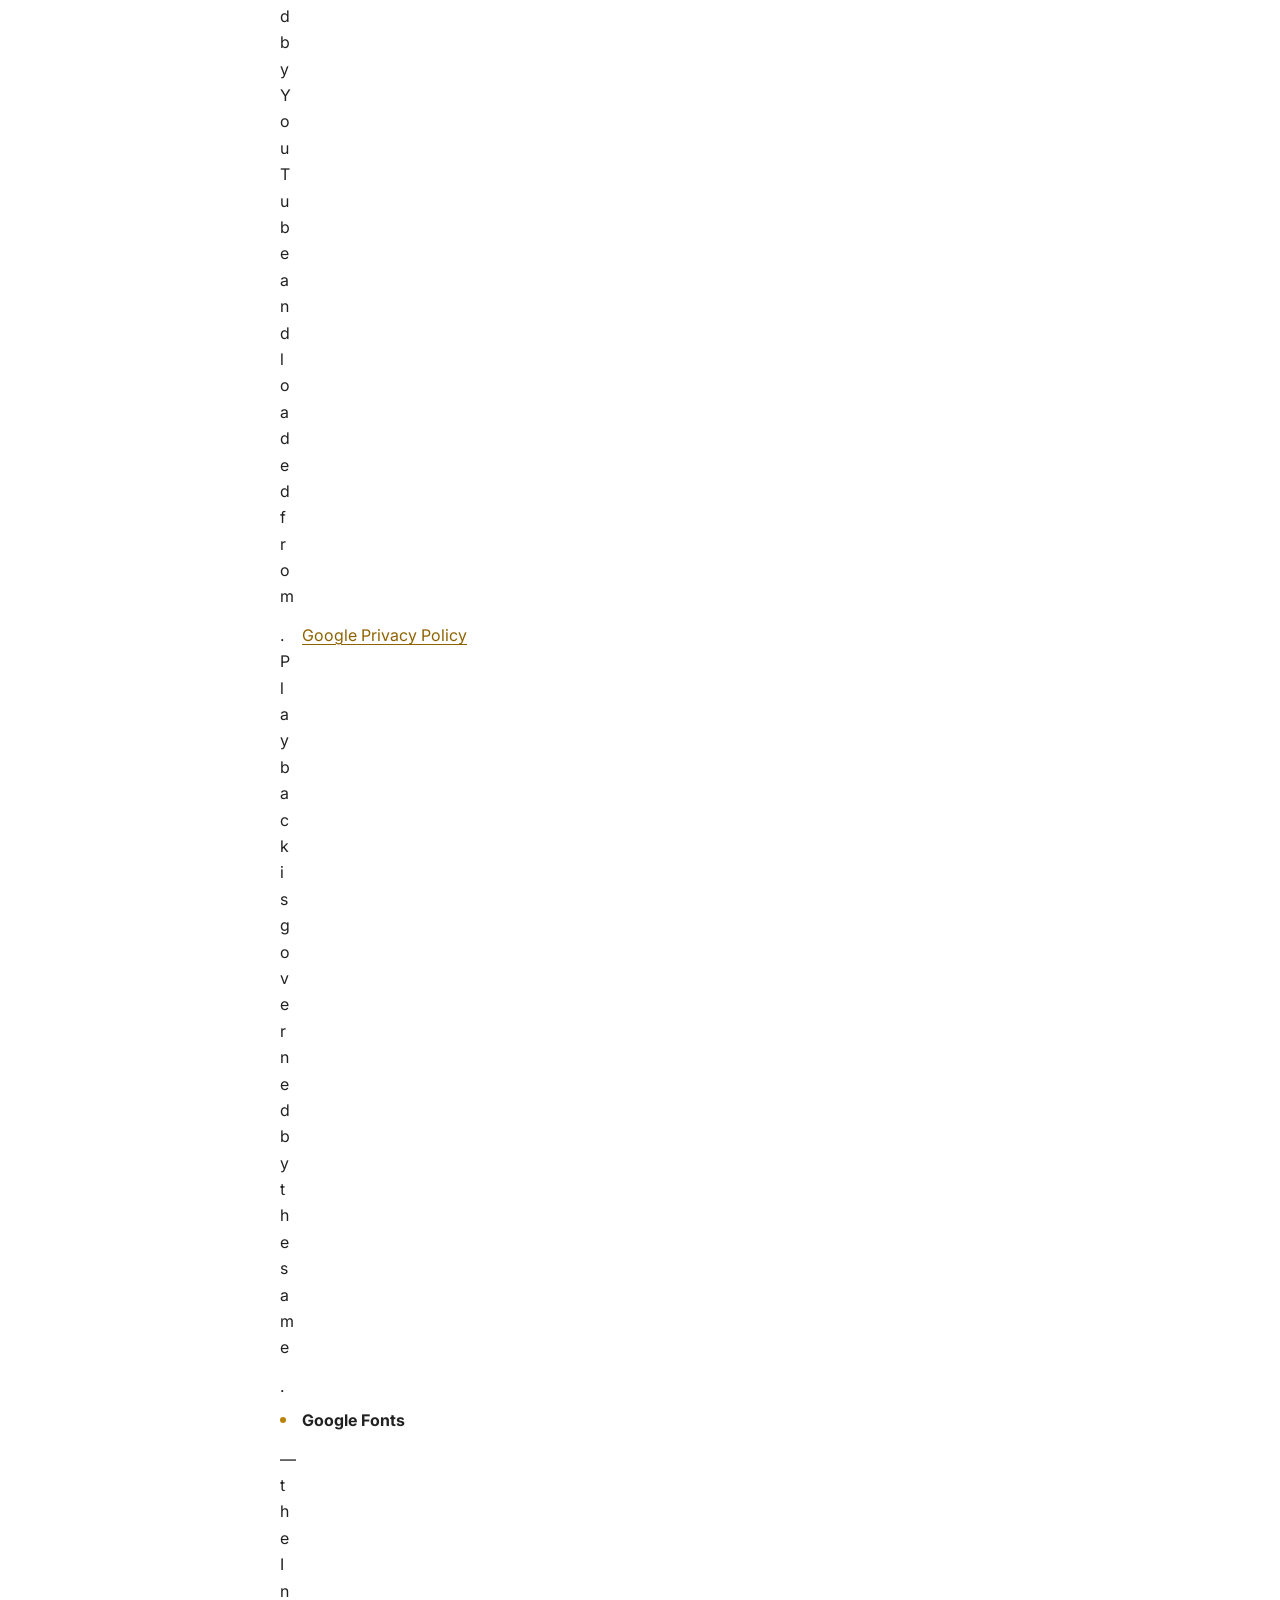
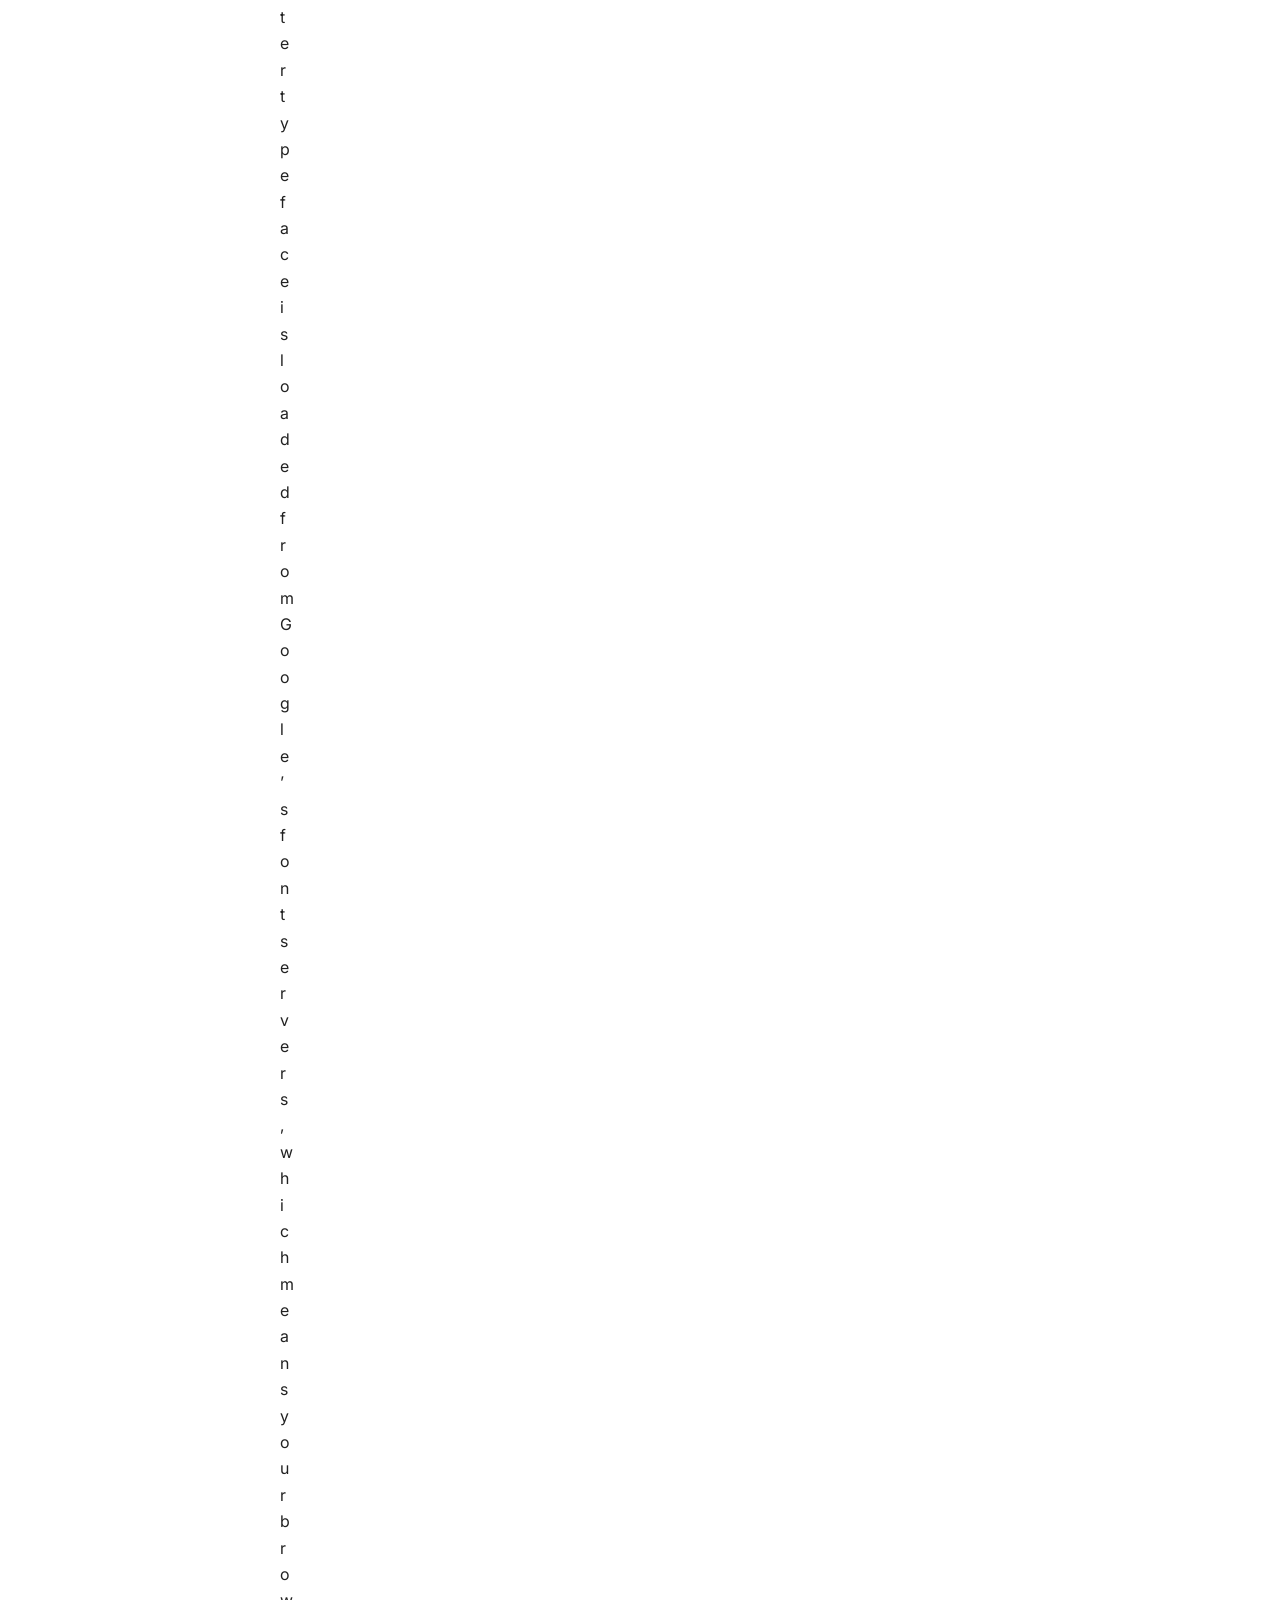
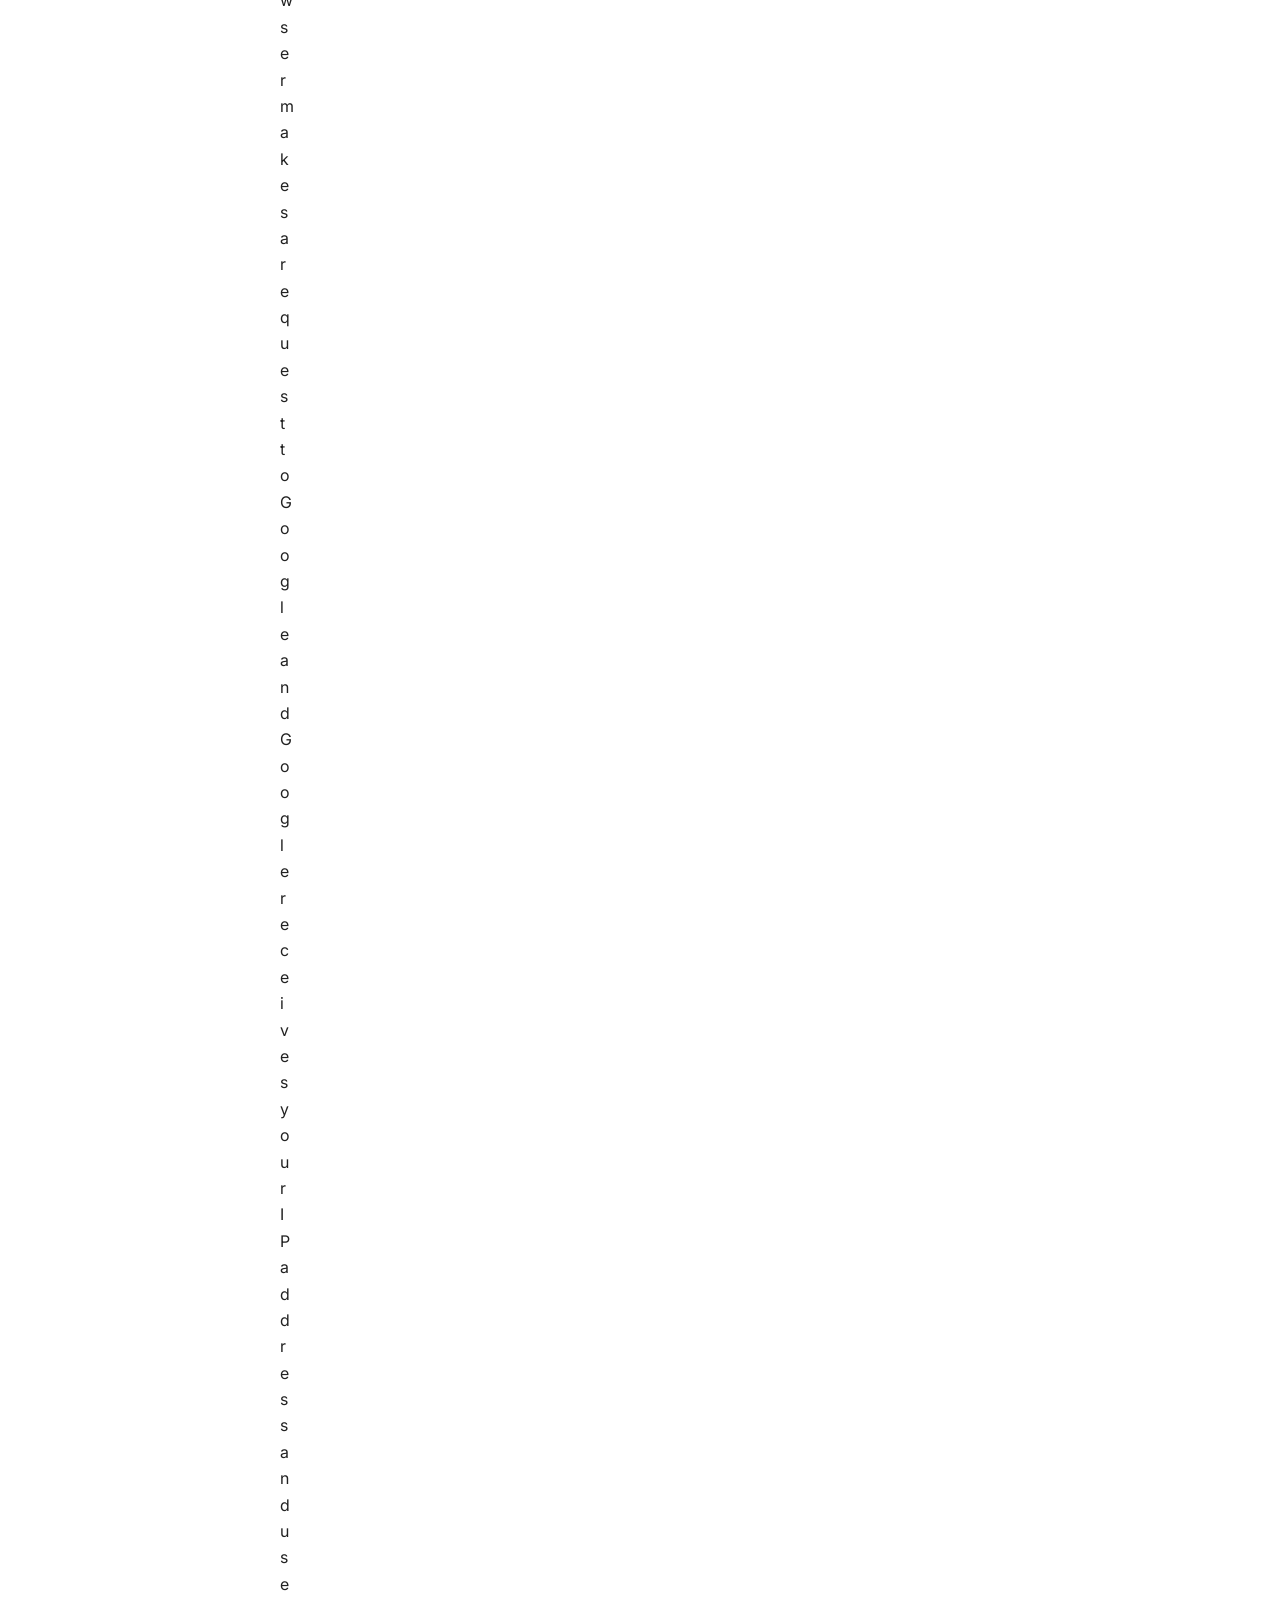
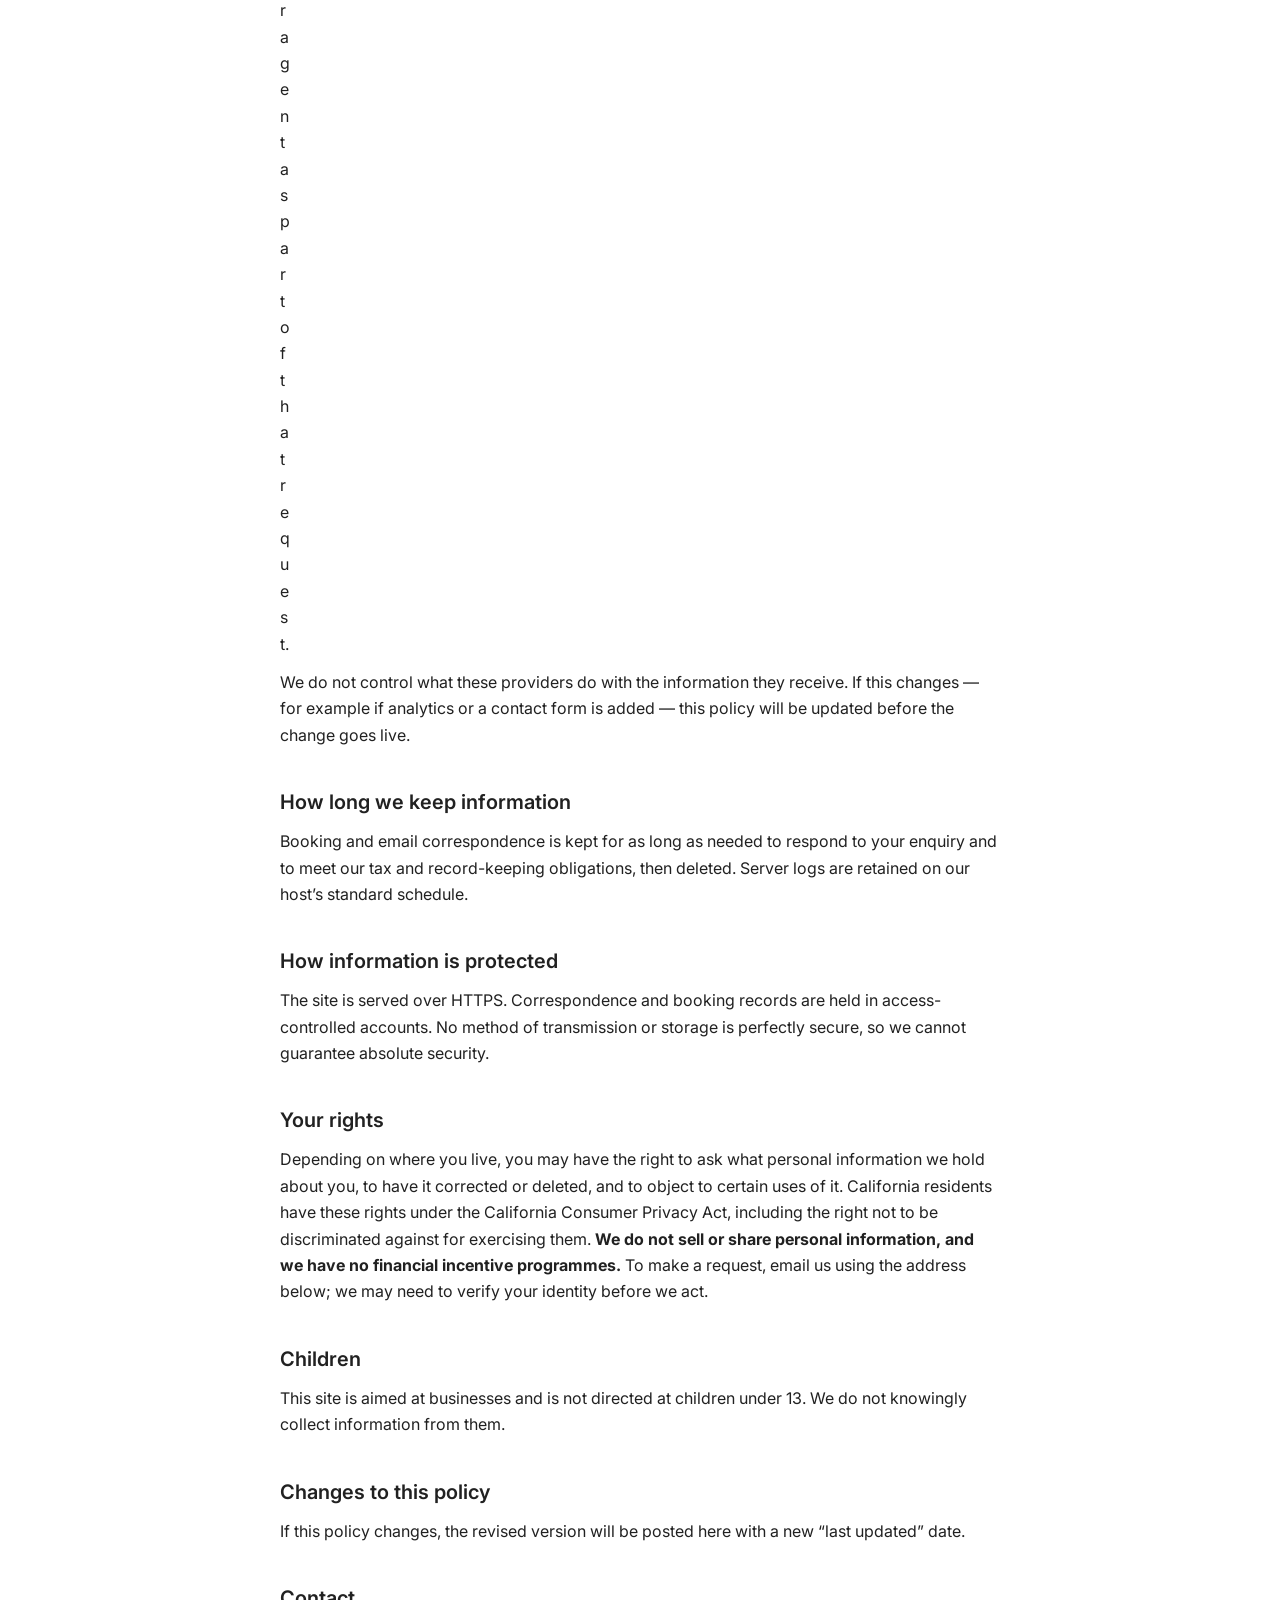
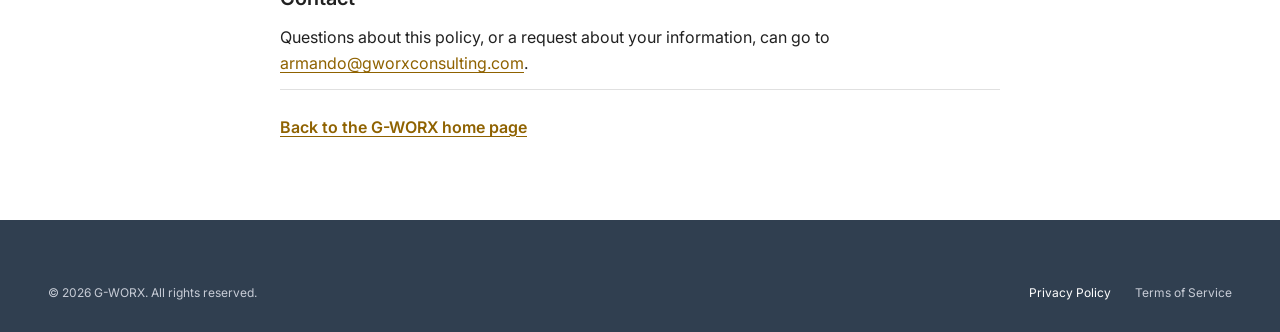
<file: privacy.html>
<!DOCTYPE html>
<html lang="en">
<head>
<!-- Google tag (gtag.js) via Google Tag Manager -->
<script async src="https://www.googletagmanager.com/gtm.js?id=GTM-PFH7GZPV"></script>
<script>
  window.dataLayer = window.dataLayer || [];
  function gtag(){dataLayer.push(arguments);}
  gtag('js', new Date());
</script>
<meta charset="utf-8">
<meta name="viewport" content="width=device-width, initial-scale=1">
<title>Privacy Policy | G-WORX Consulting</title>
<meta name="description" content="How G-WORX Consulting handles personal information on gworxconsulting.com, including booking requests, third-party services and your privacy rights.">
<link rel="canonical" href="https://gworxconsulting.com/privacy.html">
<meta name="theme-color" content="#303f50">
<meta property="og:type" content="website">
<meta property="og:site_name" content="G-WORX Consulting">
<meta property="og:title" content="Privacy Policy | G-WORX Consulting">
<meta property="og:description" content="How G-WORX Consulting handles personal information on gworxconsulting.com.">
<meta property="og:url" content="https://gworxconsulting.com/privacy.html">

<link rel="icon" href="assets/img/favicon-32.png" sizes="32x32" type="image/png">
<link rel="icon" href="assets/img/favicon-192.png" sizes="192x192" type="image/png">
<link rel="apple-touch-icon" href="assets/img/apple-touch-icon.png">
<link rel="preconnect" href="https://fonts.googleapis.com">
<link rel="preconnect" href="https://fonts.gstatic.com" crossorigin>
<link rel="preload" as="style" href="https://fonts.googleapis.com/css2?family=Inter:wght@400;500;600;700;900&amp;display=swap">
<link rel="stylesheet" href="https://fonts.googleapis.com/css2?family=Inter:wght@400;500;600;700;900&amp;display=swap" media="print" onload="this.media='all'">
<noscript><link rel="stylesheet" href="https://fonts.googleapis.com/css2?family=Inter:wght@400;500;600;700;900&amp;display=swap"></noscript>
<link rel="stylesheet" href="assets/css/styles.c5bb5da4ed.css">
</head>
<body>

<a class="skip-link" href="#main">Skip to main content</a>

<header class="site-header">
  <div class="site-header__inner">
    <a class="brand" href="index.html">
      <img class="brand__logo" src="assets/img/gworx-logo.png"
           srcset="assets/img/gworx-logo.png 1x, assets/img/gworx-logo@2x.png 2x"
           width="99" height="30" alt="G-WORX">
      <span class="brand__suffix">Sites</span>
    </a>
    <nav class="primary-nav" aria-label="Primary">
      <ul class="primary-nav__list">
        <li><a href="index.html#services">Services</a></li>
        <li><a href="index.html#about">About</a></li>
        <li><a href="index.html#faqs">FAQs</a></li>
      </ul>
    </nav>
  </div>
</header>

<main id="main" class="section legal">
  <div class="shell legal__shell">
    <h1 class="legal__title">Privacy Policy</h1>
    <p class="legal__meta">Last updated 28 October 2026</p>

    <p class="legal__lede">This policy explains what happens to personal information when you visit
      <strong>gworxconsulting.com</strong> (the “site”), operated by G-WORX Consulting (“G-WORX”, “we”, “I”).
      It covers the public website only. Work carried out under a signed engagement is governed by that
      engagement’s own agreement.</p>

    <h2>The short version</h2>
    <p>The site is a single static page. It has no contact form, no account system, no advertising and no
      advertising, and we do not sell or share personal information. It does use Google Tag Manager to measure
      how the site is used, which sets cookies in your browser. Two other things involve Google as well: the
      home page embeds a YouTube video, and booking a consultation happens on Google’s scheduling service
      rather than on this site. All of this is described below.</p>

    <h2>Information we collect</h2>
    <h3>Information you give us</h3>
    <p>When you select <strong>Free Consultation</strong>, you are taken to a Google Calendar appointment page.
      Anything you enter there — typically your name, email address and any notes about your project — is
      submitted to Google and forwarded to us so we can hold the meeting. We use it to schedule and prepare for
      the consultation, and to follow up about the work you asked about.</p>
    <p>If you email us directly, we receive whatever you choose to put in that message.</p>

    <h3>Information collected automatically</h3>
    <p>This site loads <strong>Google Tag Manager</strong> (container <code>GTM-PFH7GZPV</code>), which measures
      how visitors find and use the site — pages viewed, approximate location, device and browser, and which
      links were followed. To do that it <strong>sets cookies in your browser</strong>, and the data is processed
      by Google. We use it to understand which pages and channels bring in enquiries, not to identify you
      personally.</p>
    <p>You can opt out by blocking cookies for this site in your browser, by using a tracking-blocker extension,
      or with Google’s own <a href="https://tools.google.com/dlpage/gaoptout" target="_blank" rel="noopener">opt-out
      add-on<span class="visually-hidden"> (opens in a new tab)</span></a>. The site works normally either way.</p>
    <p>Our hosting provider also records standard server logs — IP address, time of request, requested file,
      browser user agent — which exist for security and troubleshooting and are not used to build a profile
      of you.</p>
    <p>The embedded YouTube video is a separate matter. It is served in YouTube’s privacy-enhanced mode
      (<code>youtube-nocookie.com</code>), which means YouTube does not store cookies for ad personalisation
      when the video merely loads. It does still receive your IP address and browser details, and once you
      press play it may store data in your browser to support playback. We receive none of that and cannot
      see who watched.</p>

    <h2>Third-party services</h2>
    <p>Four third-party services are involved in serving or measuring this site, all of them Google:</p>
    <ul>
      <li><strong>Google</strong> — the consultation booking page is hosted by Google. Your use of it is
        governed by the <a href="https://policies.google.com/privacy" target="_blank" rel="noopener">Google Privacy
        Policy<span class="visually-hidden"> (opens in a new tab)</span></a>.</li>
      <li><strong>Google Tag Manager</strong> — loads the measurement tag described above and sets cookies
        in your browser. Governed by the <a href="https://policies.google.com/privacy" target="_blank" rel="noopener">Google
        Privacy Policy<span class="visually-hidden"> (opens in a new tab)</span></a>.</li>
      <li><strong>YouTube</strong> — the overview video on the home page is hosted by YouTube and loaded
        from <code>youtube-nocookie.com</code>. Playback is governed by the same
        <a href="https://policies.google.com/privacy" target="_blank" rel="noopener">Google Privacy
        Policy<span class="visually-hidden"> (opens in a new tab)</span></a>.</li>
      <li><strong>Google Fonts</strong> — the Inter typeface is loaded from Google’s font servers, which means
        your browser makes a request to Google and Google receives your IP address and user agent as part of
        that request.</li>
    </ul>
    <p>We do not control what these providers do with the information they receive. If this changes — for
      example if analytics or a contact form is added — this policy will be updated before the change goes
      live.</p>

    <h2>How long we keep information</h2>
    <p>Booking and email correspondence is kept for as long as needed to respond to your enquiry and to meet
      our tax and record-keeping obligations, then deleted. Server logs are retained on our host’s standard
      schedule.</p>

    <h2>How information is protected</h2>
    <p>The site is served over HTTPS. Correspondence and booking records are held in access-controlled accounts.
      No method of transmission or storage is perfectly secure, so we cannot guarantee absolute security.</p>

    <h2>Your rights</h2>
    <p>Depending on where you live, you may have the right to ask what personal information we hold about you,
      to have it corrected or deleted, and to object to certain uses of it. California residents have these
      rights under the California Consumer Privacy Act, including the right not to be discriminated against for
      exercising them. <strong>We do not sell or share personal information, and we have no financial incentive
      programmes.</strong> To make a request, email us using the address below; we may need to verify your
      identity before we act.</p>

    <h2>Children</h2>
    <p>This site is aimed at businesses and is not directed at children under 13. We do not knowingly collect
      information from them.</p>

    <h2>Changes to this policy</h2>
    <p>If this policy changes, the revised version will be posted here with a new “last updated” date.</p>

    <h2>Contact</h2>
    <p>Questions about this policy, or a request about your information, can go to
      <a href="mailto:armando@gworxconsulting.com">armando@gworxconsulting.com</a>.</p>

    <p class="legal__back"><a href="index.html">Back to the G-WORX home page</a></p>
  </div>
</main>

<footer class="site-footer">
  <div class="shell site-footer__legal site-footer__legal--standalone">
    <p>© 2026 G-WORX. All rights reserved.</p>
    <ul class="site-footer__legal-links">
      <li><a href="privacy.html" aria-current="page">Privacy Policy</a></li>
      <li><a href="terms.html">Terms of Service</a></li>
    </ul>
  </div>
</footer>

</body>
</html>
</file>
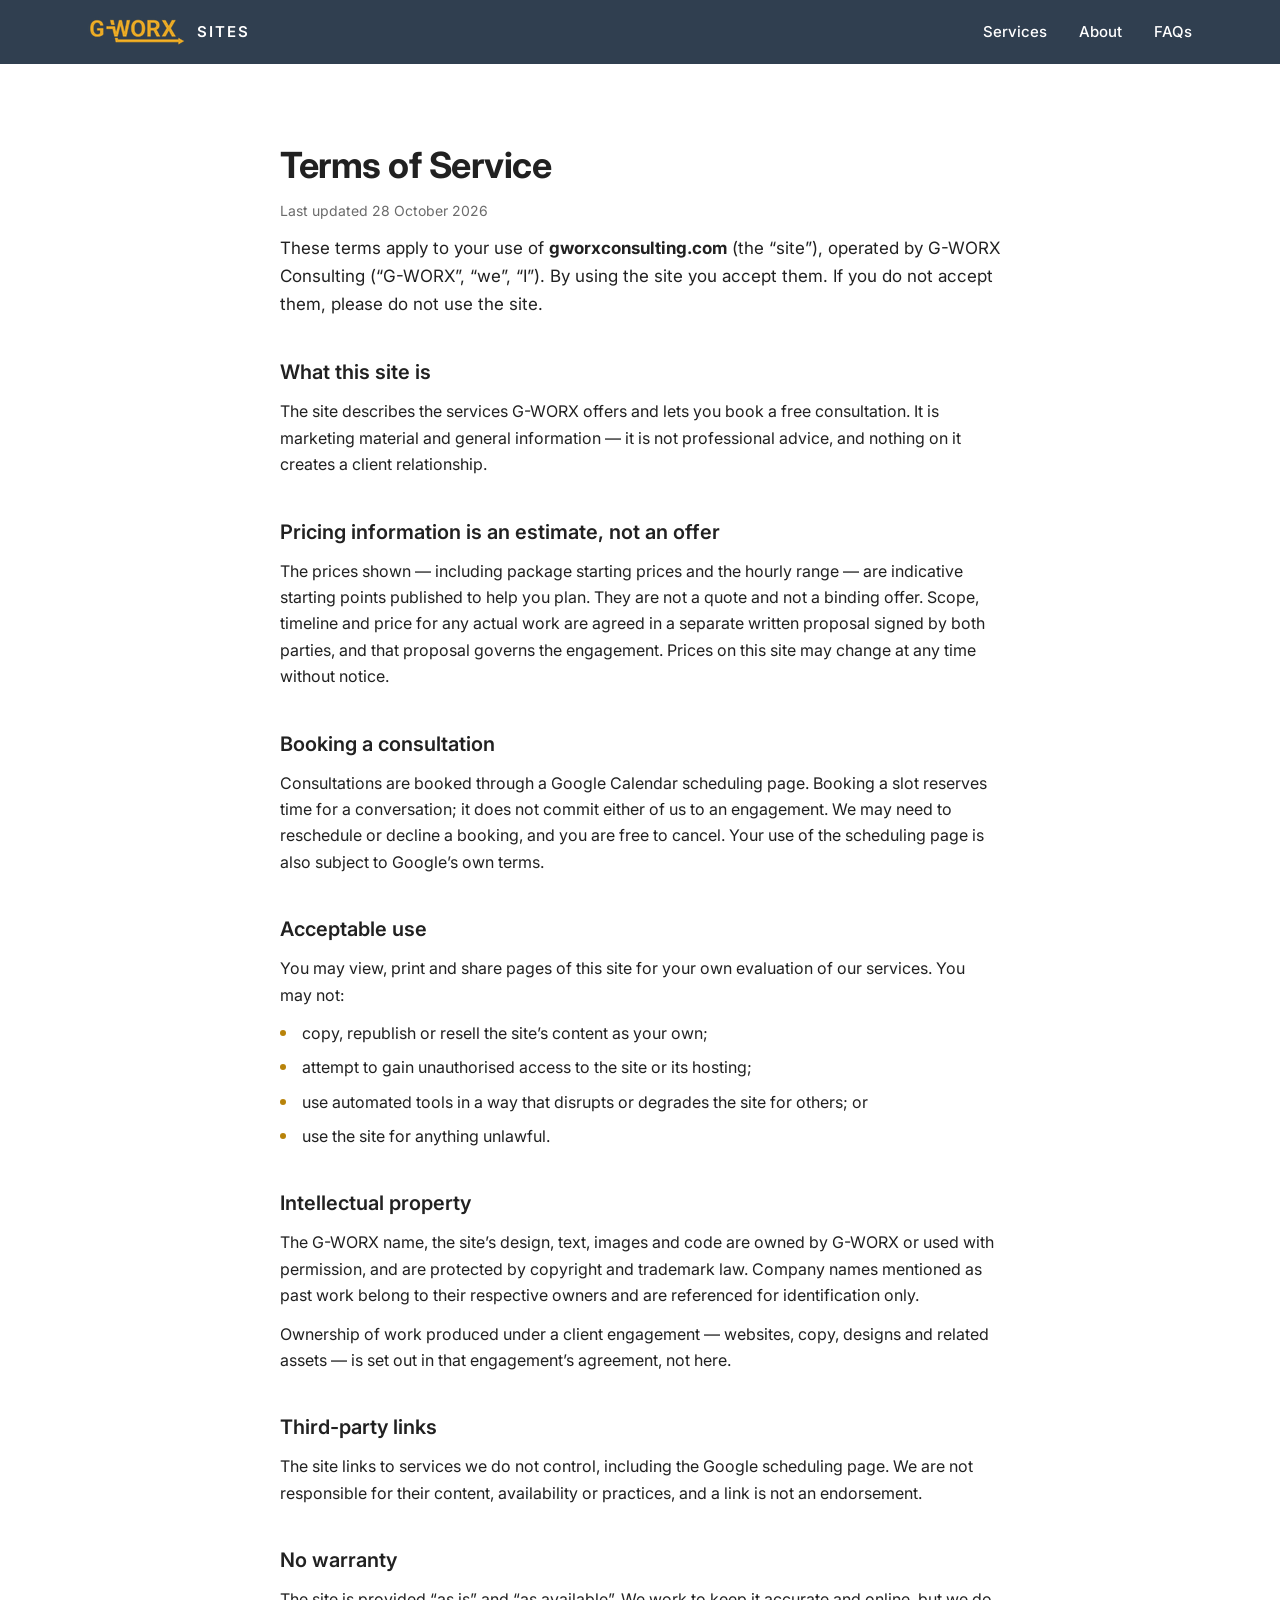
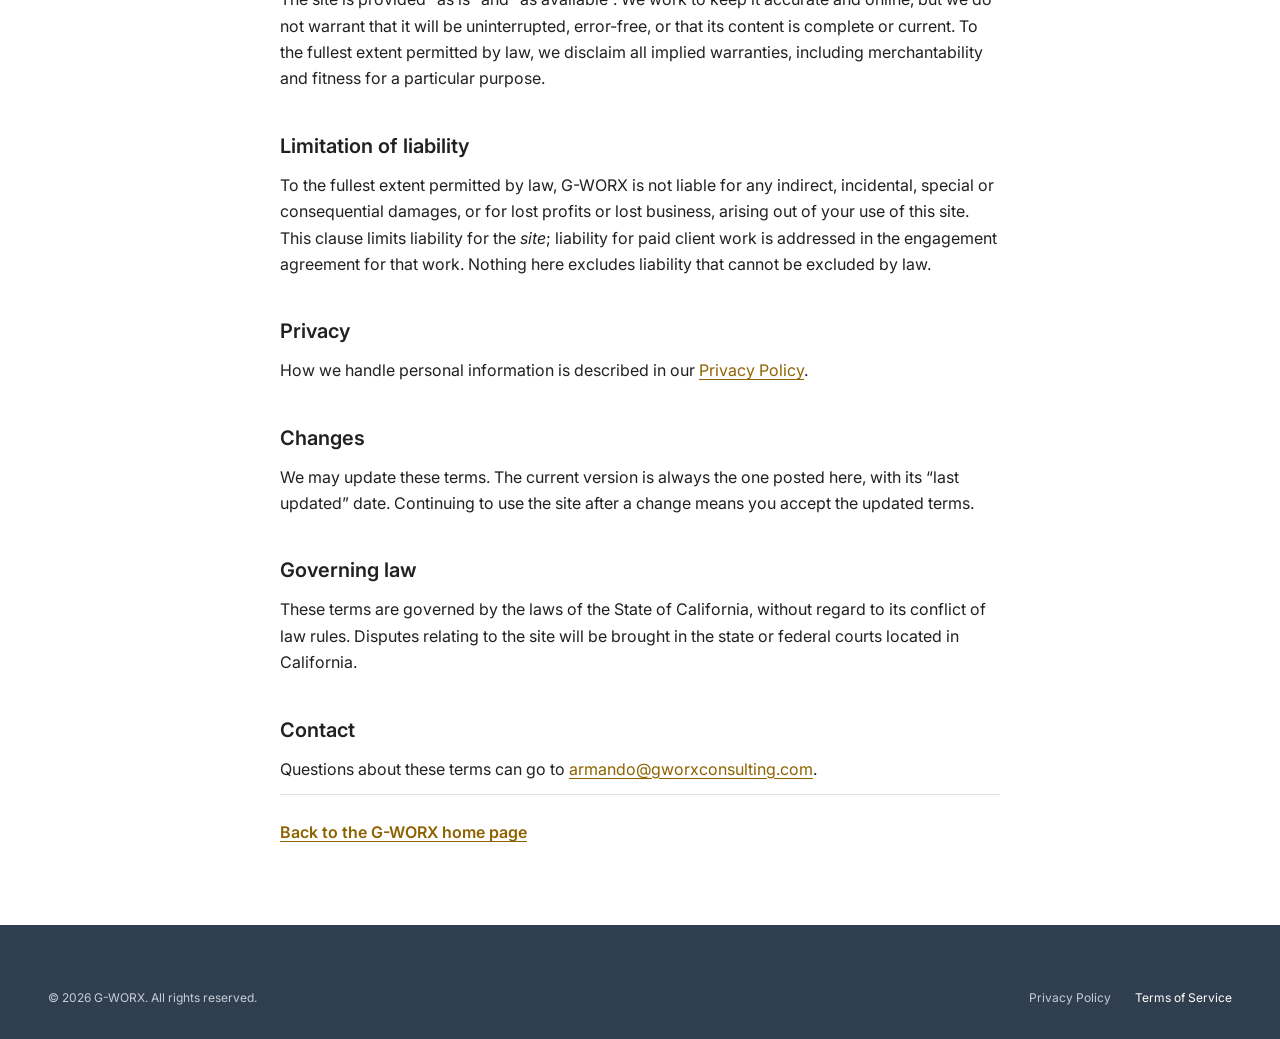
<file: terms.html>
<!DOCTYPE html>
<html lang="en">
<head>
<!-- Google tag (gtag.js) via Google Tag Manager -->
<script async src="https://www.googletagmanager.com/gtm.js?id=GTM-PFH7GZPV"></script>
<script>
  window.dataLayer = window.dataLayer || [];
  function gtag(){dataLayer.push(arguments);}
  gtag('js', new Date());
</script>
<meta charset="utf-8">
<meta name="viewport" content="width=device-width, initial-scale=1">
<title>Terms of Service | G-WORX Consulting</title>
<meta name="description" content="The terms that apply to using gworxconsulting.com, including pricing information, booking a consultation, intellectual property and liability.">
<link rel="canonical" href="https://gworxconsulting.com/terms.html">
<meta name="theme-color" content="#303f50">
<meta property="og:type" content="website">
<meta property="og:site_name" content="G-WORX Consulting">
<meta property="og:title" content="Terms of Service | G-WORX Consulting">
<meta property="og:description" content="The terms that apply to using gworxconsulting.com.">
<meta property="og:url" content="https://gworxconsulting.com/terms.html">

<link rel="icon" href="assets/img/favicon-32.png" sizes="32x32" type="image/png">
<link rel="icon" href="assets/img/favicon-192.png" sizes="192x192" type="image/png">
<link rel="apple-touch-icon" href="assets/img/apple-touch-icon.png">
<link rel="preconnect" href="https://fonts.googleapis.com">
<link rel="preconnect" href="https://fonts.gstatic.com" crossorigin>
<link rel="preload" as="style" href="https://fonts.googleapis.com/css2?family=Inter:wght@400;500;600;700;900&amp;display=swap">
<link rel="stylesheet" href="https://fonts.googleapis.com/css2?family=Inter:wght@400;500;600;700;900&amp;display=swap" media="print" onload="this.media='all'">
<noscript><link rel="stylesheet" href="https://fonts.googleapis.com/css2?family=Inter:wght@400;500;600;700;900&amp;display=swap"></noscript>
<link rel="stylesheet" href="assets/css/styles.c5bb5da4ed.css">
</head>
<body>

<a class="skip-link" href="#main">Skip to main content</a>

<header class="site-header">
  <div class="site-header__inner">
    <a class="brand" href="index.html">
      <img class="brand__logo" src="assets/img/gworx-logo.png"
           srcset="assets/img/gworx-logo.png 1x, assets/img/gworx-logo@2x.png 2x"
           width="99" height="30" alt="G-WORX">
      <span class="brand__suffix">Sites</span>
    </a>
    <nav class="primary-nav" aria-label="Primary">
      <ul class="primary-nav__list">
        <li><a href="index.html#services">Services</a></li>
        <li><a href="index.html#about">About</a></li>
        <li><a href="index.html#faqs">FAQs</a></li>
      </ul>
    </nav>
  </div>
</header>

<main id="main" class="section legal">
  <div class="shell legal__shell">
    <h1 class="legal__title">Terms of Service</h1>
    <p class="legal__meta">Last updated 28 October 2026</p>

    <p class="legal__lede">These terms apply to your use of <strong>gworxconsulting.com</strong> (the “site”),
      operated by G-WORX Consulting (“G-WORX”, “we”, “I”). By using the site you accept them. If you do not
      accept them, please do not use the site.</p>

    <h2>What this site is</h2>
    <p>The site describes the services G-WORX offers and lets you book a free consultation. It is marketing
      material and general information — it is not professional advice, and nothing on it creates a
      client relationship.</p>

    <h2>Pricing information is an estimate, not an offer</h2>
    <p>The prices shown — including package starting prices and the hourly range — are indicative starting
      points published to help you plan. They are not a quote and not a binding offer. Scope, timeline and
      price for any actual work are agreed in a separate written proposal signed by both parties, and that
      proposal governs the engagement. Prices on this site may change at any time without notice.</p>

    <h2>Booking a consultation</h2>
    <p>Consultations are booked through a Google Calendar scheduling page. Booking a slot reserves time for a
      conversation; it does not commit either of us to an engagement. We may need to reschedule or decline a
      booking, and you are free to cancel. Your use of the scheduling page is also subject to Google’s own
      terms.</p>

    <h2>Acceptable use</h2>
    <p>You may view, print and share pages of this site for your own evaluation of our services. You may not:</p>
    <ul>
      <li>copy, republish or resell the site’s content as your own;</li>
      <li>attempt to gain unauthorised access to the site or its hosting;</li>
      <li>use automated tools in a way that disrupts or degrades the site for others; or</li>
      <li>use the site for anything unlawful.</li>
    </ul>

    <h2>Intellectual property</h2>
    <p>The G-WORX name, the site’s design, text, images and code are owned by G-WORX or used with permission,
      and are protected by copyright and trademark law. Company names mentioned as past work belong to their
      respective owners and are referenced for identification only.</p>
    <p>Ownership of work produced under a client engagement — websites, copy, designs and related assets — is
      set out in that engagement’s agreement, not here.</p>

    <h2>Third-party links</h2>
    <p>The site links to services we do not control, including the Google scheduling page. We are not
      responsible for their content, availability or practices, and a link is not an endorsement.</p>

    <h2>No warranty</h2>
    <p>The site is provided “as is” and “as available”. We work to keep it accurate and online, but we do not
      warrant that it will be uninterrupted, error-free, or that its content is complete or current. To the
      fullest extent permitted by law, we disclaim all implied warranties, including merchantability and
      fitness for a particular purpose.</p>

    <h2>Limitation of liability</h2>
    <p>To the fullest extent permitted by law, G-WORX is not liable for any indirect, incidental, special or
      consequential damages, or for lost profits or lost business, arising out of your use of this site. This
      clause limits liability for the <em>site</em>; liability for paid client work is addressed in the
      engagement agreement for that work. Nothing here excludes liability that cannot be excluded by law.</p>

    <h2>Privacy</h2>
    <p>How we handle personal information is described in our
      <a href="privacy.html">Privacy Policy</a>.</p>

    <h2>Changes</h2>
    <p>We may update these terms. The current version is always the one posted here, with its “last updated”
      date. Continuing to use the site after a change means you accept the updated terms.</p>

    <h2>Governing law</h2>
    <p>These terms are governed by the laws of the State of California, without regard to its conflict of law
      rules. Disputes relating to the site will be brought in the state or federal courts located in
      California.</p>

    <h2>Contact</h2>
    <p>Questions about these terms can go to
      <a href="mailto:armando@gworxconsulting.com">armando@gworxconsulting.com</a>.</p>

    <p class="legal__back"><a href="index.html">Back to the G-WORX home page</a></p>
  </div>
</main>

<footer class="site-footer">
  <div class="shell site-footer__legal site-footer__legal--standalone">
    <p>© 2026 G-WORX. All rights reserved.</p>
    <ul class="site-footer__legal-links">
      <li><a href="privacy.html">Privacy Policy</a></li>
      <li><a href="terms.html" aria-current="page">Terms of Service</a></li>
    </ul>
  </div>
</footer>

</body>
</html>
</file>
<file: assets/css/styles.c5bb5da4ed.css>
/* =========================================================================
   G-WORX Consulting — one-page site
   Design tokens extracted from Figma "G-WORX 2026" (node 107:2).
   Mobile-first; breakpoints at 640 / 900 / 1100px.
   ========================================================================= */

:root {
  /* Brand / surfaces */
  --navy-900: #1c1f29;
  --navy-800: #242633;
  --navy-400: #73788a;
  --navy-300: #999ead;
  --navy-200: #c7ccd6;

  --accent: #e8a824;          /* fills, borders and icons */
  --accent-line: #b8830a;     /* accent borders on light surfaces (3:1+) */
  --accent-ink: #8f6200;      /* accent TEXT on light surfaces (4.5:1+) */

  --bg: #ffffff;
  --bg-muted: #f5f5f5;
  --bg-dark: var(--navy-900);
  --surface-header: #303f50;   /* the nav bar's own slate, lighter than the hero */
  --bg-dark-alt: var(--navy-800);
  --surface-quote: #fff7e8;

  --text: #212121;
  --text-2: #6b6b6b;          /* 4.9:1 on the #f5f5f5 muted surface */
  --text-on-dark: #ffffff;
  --text-on-dark-muted: var(--navy-300);

  --border: #e0e0e0;

  /* Radii */
  --radius-sm: 8px;
  --radius-md: 12px;
  --radius-lg: 16px;

  /* Typography */
  --font: "Inter", "Inter Fallback", -apple-system, BlinkMacSystemFont, "Segoe UI", Roboto, Helvetica, Arial, sans-serif;

  /* Layout */
  --shell: 1200px;
  --gutter: clamp(1rem, 4vw, 3rem);
  --section-y: clamp(3rem, 7vw, 5rem);

  --shadow-card: 0 4px 20px rgba(0, 0, 0, 0.04);
  --header-h: 64px;
}

/* Metric-matched stand-in for Inter, so the webfont swap does not reflow text. */
@font-face {
  font-family: "Inter Fallback";
  src: local("Helvetica Neue"), local("Arial"), local("Liberation Sans");
  size-adjust: 107%;
  ascent-override: 90%;
  descent-override: 22.43%;
  line-gap-override: 0%;
}

/* ---------- Reset / base ---------- */

*, *::before, *::after { box-sizing: border-box; }

html {
  -webkit-text-size-adjust: 100%;
  scroll-behavior: smooth;
  scroll-padding-top: calc(var(--header-h) + 24px);
}

body {
  margin: 0;
  font-family: var(--font);
  font-size: 16px;
  line-height: 1.5;
  color: var(--text);
  background: var(--bg);
  overflow-wrap: break-word;
}

img, svg { display: block; max-width: 100%; }
img { height: auto; }

h1, h2, h3, p, ul, ol, figure { margin: 0; }
ul, ol { padding: 0; list-style: none; }

a { color: inherit; }

:focus-visible {
  outline: 3px solid var(--accent);
  outline-offset: 3px;
  border-radius: 2px;
}

.visually-hidden {
  position: absolute;
  width: 1px; height: 1px;
  padding: 0; margin: -1px;
  overflow: hidden;
  clip: rect(0 0 0 0);
  clip-path: inset(50%);
  white-space: nowrap;
}

.skip-link {
  position: absolute;
  left: 8px; top: -100px;
  z-index: 100;
  padding: 12px 20px;
  background: var(--accent);
  color: var(--navy-900);
  font-weight: 600;
  border-radius: 0;               /* square buttons */
  text-decoration: none;
  transition: top 0.15s ease;
}
.skip-link:focus { top: 8px; }

.shell {
  width: 100%;
  max-width: var(--shell);
  margin-inline: auto;
}

/* ---------- Buttons ---------- */

.btn {
  display: inline-flex;
  align-items: center;
  justify-content: center;
  min-height: 48px;
  padding: 14px 24px;
  border: 1.5px solid transparent;
  border-radius: 0;               /* square buttons */
  font: 600 14px/20px var(--font);
  text-align: center;
  text-decoration: none;
  cursor: pointer;
  transition: background-color 0.18s ease, color 0.18s ease, border-color 0.18s ease;
}

.btn--primary {
  background: var(--accent);
  color: var(--navy-900);
  border-color: var(--accent);
}
.btn--primary:hover { background: #d1930f; border-color: #d1930f; }

.btn--outline {
  background: transparent;
  color: var(--accent-ink);
  border-color: var(--accent-line);
}
.btn--outline:hover { background: var(--surface-quote); }

.btn--block { width: 100%; }
.btn--lg { padding: 16px 28px; min-height: 52px; }

/* ---------- Header / navigation ---------- */

.site-header {
  position: sticky;
  top: 0;
  z-index: 50;
  background: var(--surface-header);
}

.site-header__inner {
  display: flex;
  align-items: center;
  justify-content: space-between;
  gap: 16px;
  min-height: var(--header-h);
  max-width: var(--shell);
  margin-inline: auto;
  padding: 8px var(--gutter);
}

.brand {
  display: inline-flex;
  align-items: center;
  gap: 10px;
  text-decoration: none;
}
.brand__logo {
  height: 30px;
  width: auto;
}
.brand__logo--footer { height: 32px; }
.brand__suffix {
  font-size: 15px;
  font-weight: 600;
  letter-spacing: 2px;
  text-transform: uppercase;
  color: var(--text-on-dark);
}


@media (max-width: 400px) {
  .brand { gap: 7px; }
  .brand__logo { height: 24px; }
  .brand__suffix { font-size: 12px; letter-spacing: 1.5px; }
  .nav-toggle { padding: 10px; }
  /* Keep the label as the button's accessible name when it is hidden. */
  .nav-toggle__label {
    position: absolute;
    width: 1px; height: 1px;
    overflow: hidden;
    clip-path: inset(50%);
    white-space: nowrap;
  }
}

.nav-toggle {
  display: inline-flex;
  align-items: center;
  gap: 8px;
  min-height: 44px;
  padding: 10px 12px;
  background: transparent;
  border: 1px solid rgba(255, 255, 255, 0.35);
  border-radius: 0;               /* square buttons */
  color: var(--text-on-dark);
  font: 600 14px/1 var(--font);
  cursor: pointer;
}
.nav-toggle__bars,
.nav-toggle__bars::before,
.nav-toggle__bars::after {
  display: block;
  width: 18px;
  height: 2px;
  background: currentColor;
}
.nav-toggle__bars { position: relative; }
.nav-toggle__bars::before,
.nav-toggle__bars::after { content: ""; position: absolute; left: 0; }
.nav-toggle__bars::before { top: -6px; }
.nav-toggle__bars::after { top: 6px; }

/* No JS: the menu button is useless, so hide it and always show the nav. */
.nav-toggle { display: none; }
.js .nav-toggle { display: inline-flex; }
@media (min-width: 900px) {
  .nav-toggle, .js .nav-toggle { display: none; }
}

.primary-nav {
  display: flex;
  align-items: center;
  gap: 32px;
}
.primary-nav__list {
  display: flex;
  flex-wrap: wrap;
  align-items: center;
  gap: 8px 32px;
}
.primary-nav__list a {
  display: inline-block;
  padding: 10px 0;
  font-size: 15px;
  font-weight: 500;
  color: var(--text-on-dark);
  text-decoration: none;
}
.primary-nav__list a:hover { color: var(--accent); }

@media (max-width: 899px) {
  .js .primary-nav {
    display: none;
    position: absolute;
    left: 0; right: 0;
    top: 100%;
    flex-direction: column;
    align-items: stretch;
    gap: 8px;
    padding: 8px var(--gutter) 20px;
    background: var(--surface-header);
  }
  .js .primary-nav.is-open { display: flex; }
  .js .primary-nav__list { flex-direction: column; align-items: stretch; gap: 0; }
  .js .primary-nav__list a {
    padding: 14px 0;
    border-bottom: 1px solid rgba(255, 255, 255, 0.12);
  }
  .js .primary-nav__cta { margin-top: 8px; }

  .site-header__inner { position: relative; flex-wrap: wrap; }
}

@media (max-width: 899px) {
  html:not(.js) .site-header { position: static; }
  html:not(.js) .site-header__inner { flex-wrap: wrap; }
  html:not(.js) .primary-nav { flex-direction: column; align-items: flex-start; gap: 8px; width: 100%; }
}

/* ---------- Shared section furniture ---------- */

.section { padding: var(--section-y) var(--gutter); }
.section--muted { background: var(--bg-muted); }
.section--dark { background: var(--bg-dark); color: var(--text-on-dark); }

.section__intro { margin-bottom: clamp(2rem, 4vw, 3rem); }
.section__intro--center { text-align: center; }

.section__title {
  font-size: clamp(1.625rem, 1.25rem + 1.6vw, 2rem);
  font-weight: 700;
  line-height: 1.25;
  letter-spacing: -0.5px;
  color: var(--text);
}
.section__title--on-dark { color: var(--text-on-dark); }

.section__lede {
  margin-top: 8px;
  max-width: 70ch;
  color: var(--text-2);
}
.section__intro--center .section__lede { margin-inline: auto; }

.eyebrow {
  margin-bottom: 8px;
  font-size: 12px;
  font-weight: 600;
  line-height: 16px;
  letter-spacing: 2px;
  text-transform: uppercase;
  color: var(--accent-ink);
}
.eyebrow--on-dark { color: var(--accent); }
.eyebrow--plain { color: var(--text-on-dark); }

/* ---------- Hero ---------- */

.hero {
  padding: clamp(2.5rem, 6vw, 5rem) var(--gutter);
  background: var(--bg-dark);
  color: var(--text-on-dark);
}
.hero__inner { display: grid; justify-items: center; text-align: center; }

.hero__title {
  /* 22ch, not 20ch: the headline needs 653px to set on one line at desktop
     and 20ch caps it at 647px, wrapping it for the sake of six pixels.
     Narrower screens still wrap, since the shell is the limit there. */
  max-width: 22ch;
  font-size: clamp(2rem, 1.25rem + 3.4vw, 3rem);
  font-weight: 700;
  line-height: 1.15;
  letter-spacing: -1.5px;
}
.hero__lede {
  margin-top: 16px;
  max-width: 48ch;
  font-size: clamp(1rem, 0.95rem + 0.3vw, 1.125rem);
  line-height: 1.55;
  color: var(--text-on-dark-muted);
}

.media {
  position: relative;
  width: 100%;
  max-width: 900px;
  margin-top: clamp(2rem, 4vw, 2.5rem);
  aspect-ratio: 16 / 9;
  border-radius: var(--radius-sm);
  overflow: hidden;
  background: var(--navy-800);
}
.media iframe {
  position: absolute;
  inset: 0;
  width: 100%;
  height: 100%;
  border: 0;
}

/* ---------- Pricing table ---------- */

.pricing {
  border: 1px solid var(--border);
  border-radius: var(--radius-lg);
  box-shadow: var(--shadow-card);
  background: var(--bg);
  overflow: hidden;
}

.pricing__scroller { overflow-x: auto; }
.pricing__scroller:focus-visible { outline-offset: -3px; }

/* Only the no-JS fallback ever shows the scrollable table on a phone, so
   the scroll hint belongs to that fallback alone. */
.pricing__hint {
  display: none;
  padding: 16px var(--gutter) 0;
  font-size: 13px;
  color: var(--text-2);
}
@media (max-width: 767px) {
  .pricing:not(.has-cards) .pricing__hint { display: block; }
}

.pricing__table {
  width: 100%;
  min-width: 560px;
  border-collapse: collapse;
  text-align: left;
}

.pricing__rowhead {
  width: 38%;
  padding: 18px 20px;
  font-size: 14px;
  font-weight: 400;
  color: var(--text);
  background: var(--bg);
  vertical-align: middle;
}
.pricing__corner { background: var(--bg); }

.pricing__table thead .pricing__rowhead {
  font-size: 18px;
  font-weight: 700;
  vertical-align: bottom;
}

.pricing__pkg {
  padding: 24px 20px;
  font-weight: 400;
  vertical-align: top;
  background: var(--bg);
  border-left: 1px solid var(--border);
  border-right: 1px solid var(--border);
}
.pkg__name { display: block; font-size: 18px; font-weight: 700; line-height: 26px; }
.pkg__scope { display: block; margin-top: 6px; font-size: 13px; color: var(--text-2); }
.pkg__price { display: block; margin-top: 6px; font-size: 20px; font-weight: 700; line-height: 28px; }
.pricing__pkg .btn { margin-top: 20px; width: 100%; }

.pricing__pkg--featured {
  background: var(--navy-800);
  color: var(--text-on-dark);
  border: 2px solid var(--accent);
  border-bottom: 0;
}
.pricing__pkg--featured .pkg__scope { color: var(--navy-300); }
.pricing__pkg--featured .pkg__price { color: var(--accent); }

.pricing__table tbody td {
  padding: 18px 12px;
  text-align: center;
  font-size: 16px;
  border-left: 1px solid var(--border);
  border-right: 1px solid var(--border);
  background: var(--bg);
}
.pricing__table tbody tr { border-bottom: 1px solid var(--border); }

.is-included { font-size: 18px; font-weight: 700; color: var(--accent-ink); }
.is-excluded { color: var(--text-2); }

.pricing__cell--featured {
  background: var(--navy-800);
  color: var(--text-on-dark);
  border-left: 2px solid var(--accent);
  border-right: 2px solid var(--accent);
}
.pricing__cell--featured.is-included { color: var(--accent); }
.pricing__cell--featured-last { border-bottom: 2px solid var(--accent); }

.pricing__table tfoot td {
  padding: 20px;
  background: var(--bg);
  border-left: 1px solid var(--border);
  border-right: 1px solid var(--border);
}
.pricing__table tfoot .pricing__corner { border: 0; }

/* The highlighted column keeps its dark surface in every row group. */
.pricing__table td.pricing__cell--featured,
.pricing__table th.pricing__pkg--featured {
  background: var(--navy-800);
  color: var(--text-on-dark);
}

.footnote-ref {
  margin-left: 2px;
  font-size: 12px;
  color: var(--accent-ink);
  text-decoration: none;
  vertical-align: super;
}

.support { padding: 24px var(--gutter); border-top: 1px solid var(--border); }
.support__lede { margin-bottom: 16px; }
.support__list { display: grid; gap: 12px; }
.support__list li {
  display: grid;
  grid-template-columns: 24px 1fr;
  gap: 12px;
  align-items: start;
  font-size: 14px;
  line-height: 22px;
}
.support__list li::before {
  content: "";
  width: 24px; height: 24px;
  border-radius: 50%;
  background: var(--accent) radial-gradient(circle, var(--navy-900) 2.5px, transparent 2.5px);
}

.pricing__footnote {
  padding: 0 var(--gutter) 24px;
  font-size: 12px;
  line-height: 16px;
  color: var(--text-2);
}


/* ---------- Mobile package cards (below 768px) ---------- */

/* Built by main.js from the table; see the comment there. Hidden by default
   so they never appear alongside the table. */
.pkg-cards { display: none; }

@media (max-width: 767px) {
  .pricing.has-cards > .pricing__scroller { display: none; }
  .pricing.has-cards > .pkg-cards {
    display: grid;
    gap: 20px;
    padding: 20px;
  }
}

.pkg-card {
  background: var(--bg);
  border: 1px solid var(--border);
  border-radius: var(--radius-md);
  overflow: hidden;
}
.pkg-card--featured { border: 2px solid var(--accent); }

.pkg-card__head { padding: 24px 20px; }
.pkg-card--featured .pkg-card__head { background: var(--navy-800); }

.pkg-card__name { font-size: 20px; font-weight: 700; line-height: 26px; }
.pkg-card__scope { margin-top: 6px; font-size: 14px; line-height: 20px; color: var(--text-2); }
.pkg-card__price { margin-top: 6px; font-size: 22px; font-weight: 700; line-height: 30px; }
.pkg-card__head .btn { margin-top: 20px; }

.pkg-card--featured .pkg-card__name { color: var(--text-on-dark); }
.pkg-card--featured .pkg-card__scope { color: var(--navy-300); }
.pkg-card--featured .pkg-card__price { color: var(--accent); }

/* The accordion sits on white in both cards, including under the dark head. */
.pkg-card__acc { background: var(--bg); }

.pkg-card__toggle {
  display: flex;
  align-items: center;
  justify-content: space-between;
  gap: 16px;
  min-height: 56px;
  padding: 16px 20px;
  font-size: 16px;
  font-weight: 600;
  list-style: none;
  cursor: pointer;
}
.pkg-card__toggle::-webkit-details-marker { display: none; }
.pkg-card__toggle::after {
  content: "";
  flex: 0 0 auto;
  width: 28px; height: 28px;
  border-radius: 50%;
  background-color: var(--accent);
  background-image:
    linear-gradient(var(--navy-900), var(--navy-900)),
    linear-gradient(var(--navy-900), var(--navy-900));
  background-repeat: no-repeat;
  background-position: center, center;
  background-size: 12px 2px, 2px 12px; /* plus when collapsed */
}
.pkg-card__acc[open] > .pkg-card__toggle::after {
  background-size: 12px 2px, 0 0;      /* minus when expanded */
}

.pkg-card__list { padding: 0 20px 12px; }
.pkg-card__list li {
  padding: 14px 2px;
  font-size: 15px;
  line-height: 22px;
  border-top: 1px solid var(--border);
}

/* ---------- Hourly rates ---------- */

.rates {
  display: grid;
  gap: clamp(2rem, 4vw, 4rem);
  align-items: center;
}
.rates__copy { max-width: 60ch; }
.rates__copy .section__lede { margin-top: 12px; }

.rates__card {
  display: grid;
  justify-items: center;
  gap: 8px;
  padding: 32px;
  background: var(--bg);
  border: 1px solid var(--border);
  border-radius: var(--radius-md);
  text-align: center;
}
.rates__label {
  font-size: 12px;
  font-weight: 600;
  letter-spacing: 1px;
  text-transform: uppercase;
  color: var(--text-2);
}
.rates__amount {
  font-size: clamp(2rem, 1.5rem + 2vw, 2.5rem);
  font-weight: 700;
  line-height: 1.2;
  color: var(--accent-ink);
}
.rates__unit { font-size: 14px; font-weight: 500; }

@media (min-width: 900px) {
  .rates { grid-template-columns: minmax(0, 1fr) 360px; }
}

/* ---------- Process ---------- */

.steps {
  display: grid;
  gap: 24px;
  counter-reset: step;
}
.step {
  padding: 24px;
  background: var(--bg);
  border: 1px solid var(--border);
  border-radius: var(--radius-sm);
}
.step__badge {
  display: grid;
  place-items: center;
  width: 48px; height: 48px;
  margin-bottom: 16px;
  background: var(--surface-quote);
  border-radius: var(--radius-sm);
}
.step__title { font-size: 16px; font-weight: 600; line-height: 24px; }
.step__body { margin-top: 8px; font-size: 14px; line-height: 22px; color: var(--text-2); }

@media (min-width: 640px) { .steps { grid-template-columns: repeat(2, minmax(0, 1fr)); } }
@media (min-width: 1100px) { .steps { grid-template-columns: repeat(4, minmax(0, 1fr)); } }

/* ---------- About ---------- */

.about {
  display: grid;
  gap: clamp(2rem, 4vw, 4rem);
  align-items: start;
}
.about__portrait {
  width: 100%;
  max-width: 440px;
  aspect-ratio: 440 / 560;
  object-fit: cover;
  border-radius: var(--radius-md);
}
.about__copy { display: grid; gap: 20px; justify-items: start; }
.about__copy > .eyebrow { margin-bottom: 0; }
.about__copy p { color: var(--text-on-dark-muted); line-height: 1.625; }
.about__kicker { font-size: 18px; font-weight: 700; line-height: 28px; color: var(--accent) !important; }

@media (min-width: 900px) {
  .about { grid-template-columns: 440px minmax(0, 1fr); }
}

/* ---------- FAQs ---------- */

.faqs { display: grid; gap: 16px; }

.faq {
  background: var(--bg);
  border: 1px solid var(--border);
  border-radius: var(--radius-md);
  padding: 20px 24px;
}
.faq__q {
  display: flex;
  align-items: center;
  justify-content: space-between;
  gap: 16px;
  list-style: none;
  cursor: pointer;
}
.faq__q::-webkit-details-marker { display: none; }
.faq__q h3 {
  margin: 0;
  font-size: clamp(1rem, 0.9rem + 0.4vw, 1.25rem);
  font-weight: 600;
  line-height: 1.4;
}
.faq__q::after {
  content: "";
  flex: 0 0 auto;
  width: 24px; height: 24px;
  border-radius: 50%;
  background-color: var(--accent);
  background-image:
    linear-gradient(var(--navy-900), var(--navy-900)),
    linear-gradient(var(--navy-900), var(--navy-900));
  background-repeat: no-repeat;
  background-position: center, center;
  background-size: 10px 2px, 2px 10px; /* plus sign when collapsed */
}
.faq[open] > .faq__q::after {
  background-size: 10px 2px, 0 0;      /* minus sign when expanded */
}
.faq__a { margin-top: 16px; }

/* ---------- Contact / CTA ---------- */

.cta__inner { display: grid; justify-items: center; text-align: center; gap: 16px; }
.cta__title {
  max-width: 20ch;
  font-size: clamp(1.75rem, 1.25rem + 2.2vw, 2.25rem);
  font-weight: 700;
  line-height: 1.22;
}
.cta__lede { max-width: 52ch; color: var(--text-on-dark-muted); }
.cta .btn { margin-top: 16px; }

/* ---------- Footer ---------- */

.site-footer {
  padding: clamp(2.5rem, 5vw, 4rem) var(--gutter) 2rem;
  background: var(--surface-header);
  color: var(--navy-200);
}
.site-footer__inner {
  display: grid;
  gap: 40px;
}
.site-footer__brand { max-width: 40ch; display: grid; gap: 16px; }
.site-footer__blurb { font-size: 14px; line-height: 22px; color: var(--navy-200); }

.site-footer__nav { display: flex; flex-wrap: wrap; gap: 48px 80px; }
.site-footer__heading {
  margin-bottom: 16px;
  font-size: 12px;
  font-weight: 700;
  letter-spacing: 0.5px;
  text-transform: uppercase;
  color: var(--accent);
}
.site-footer__nav ul { display: grid; gap: 4px; }
.site-footer__nav a {
  display: inline-block;
  padding: 6px 0;
  font-size: 14px;
  text-decoration: none;
}
.site-footer__nav a:hover { color: var(--text-on-dark); text-decoration: underline; }

.site-footer__legal {
  display: flex;
  flex-wrap: wrap;
  gap: 8px 32px;
  justify-content: space-between;
  margin-top: 40px;
  padding-top: 24px;
  border-top: 1px solid rgba(255, 255, 255, 0.15);
  font-size: 12px;
  color: var(--navy-200);
}

@media (min-width: 900px) {
  .site-footer__inner { grid-template-columns: minmax(0, 1fr) auto; align-items: start; }
}

/* ---------- Motion preferences ---------- */

@media (prefers-reduced-motion: reduce) {
  html { scroll-behavior: auto; }
  *, *::before, *::after {
    animation-duration: 0.01ms !important;
    animation-iteration-count: 1 !important;
    transition-duration: 0.01ms !important;
  }
}

/* <picture> takes over the box its <img> used to occupy. It must stay a
   single box: `display: contents` would promote the <source> elements to
   grid items and shift the About columns. */
picture > source { display: none; }
.media picture { display: block; width: 100%; height: 100%; }
.about picture { display: block; width: 100%; max-width: 440px; }

/* ---------- Legal pages (privacy, terms) ---------- */

.legal { background: var(--bg); }
.legal__shell { max-width: 72ch; }

.legal__title {
  font-size: clamp(1.75rem, 1.3rem + 2vw, 2.25rem);
  font-weight: 700;
  line-height: 1.2;
  letter-spacing: -0.5px;
}
.legal__meta { margin-top: 8px; font-size: 14px; color: var(--text-2); }
.legal__lede { margin-top: 24px; font-size: 17px; line-height: 1.65; }

.legal h2 {
  margin-top: 40px;
  font-size: 20px;
  font-weight: 600;
  line-height: 28px;
}
.legal h3 {
  margin-top: 24px;
  font-size: 16px;
  font-weight: 600;
  line-height: 24px;
}
.legal p { margin-top: 12px; line-height: 1.65; }
.legal ul { margin-top: 12px; display: grid; gap: 8px; }
.legal ul li {
  display: grid;
  grid-template-columns: 10px 1fr;
  gap: 12px;
  line-height: 1.65;
}
.legal ul li::before {
  content: "";
  margin-top: 10px;
  width: 6px; height: 6px;
  border-radius: 50%;
  background: var(--accent-line);
}
.legal a { color: var(--accent-ink); text-underline-offset: 3px; }

.legal__back {
  margin-top: 48px;
  padding-top: 24px;
  border-top: 1px solid var(--border);
  font-weight: 600;
}

/* Footer on pages with no sitemap columns of their own. */
.site-footer__legal--standalone {
  display: flex;
  flex-wrap: wrap;
  gap: 8px 32px;
  justify-content: space-between;
  margin-top: 0;
  border-top: 0;
  padding-top: 0;
}
.site-footer__legal-links { display: flex; flex-wrap: wrap; gap: 8px 24px; }
.site-footer__legal-links a { text-decoration: none; }
.site-footer__legal-links a:hover { color: var(--text-on-dark); text-decoration: underline; }
.site-footer__legal-links [aria-current="page"] { color: var(--text-on-dark); }

/* ---------- 404 ---------- */

.notfound { display: grid; align-content: center; min-height: 60vh; }
.notfound__inner { max-width: 60ch; }
.notfound__title {
  font-size: clamp(1.75rem, 1.3rem + 2vw, 2.25rem);
  font-weight: 700;
  line-height: 1.2;
  letter-spacing: -0.5px;
}
.notfound__lede { margin-top: 16px; color: var(--text-on-dark-muted); line-height: 1.65; }
.notfound__links { margin: 24px 0 32px; display: grid; gap: 10px; }
.notfound__links a {
  color: var(--accent);
  text-underline-offset: 3px;
  display: inline-block;
  padding: 4px 0;
}

/* ---------- Back to top ---------- */

.back-to-top {
  position: fixed;
  right: clamp(1rem, 3vw, 2rem);
  bottom: clamp(1rem, 3vw, 2rem);
  z-index: 60;
  display: grid;
  place-items: center;
  width: 52px;
  height: 52px;
  padding: 0;
  background: var(--accent);
  color: var(--navy-900);
  border: 0;
  border-radius: 0;
  cursor: pointer;
  opacity: 0;
  visibility: hidden;
  transform: translateY(8px);
  transition: opacity 0.2s ease, transform 0.2s ease, visibility 0.2s;
}

/* display:grid above would otherwise beat the UA rule for [hidden]. */
.back-to-top[hidden] { display: none; }

.back-to-top.is-visible {
  opacity: 1;
  visibility: visible;
  transform: none;
}

.back-to-top:hover { background: #d1930f; }

/* The global focus ring is the same gold as this button, so it would be
   invisible here — use the dark ink instead. */
.back-to-top:focus-visible {
  outline: 3px solid var(--navy-900);
  outline-offset: 3px;
}

.back-to-top svg { display: block; }
</file>
